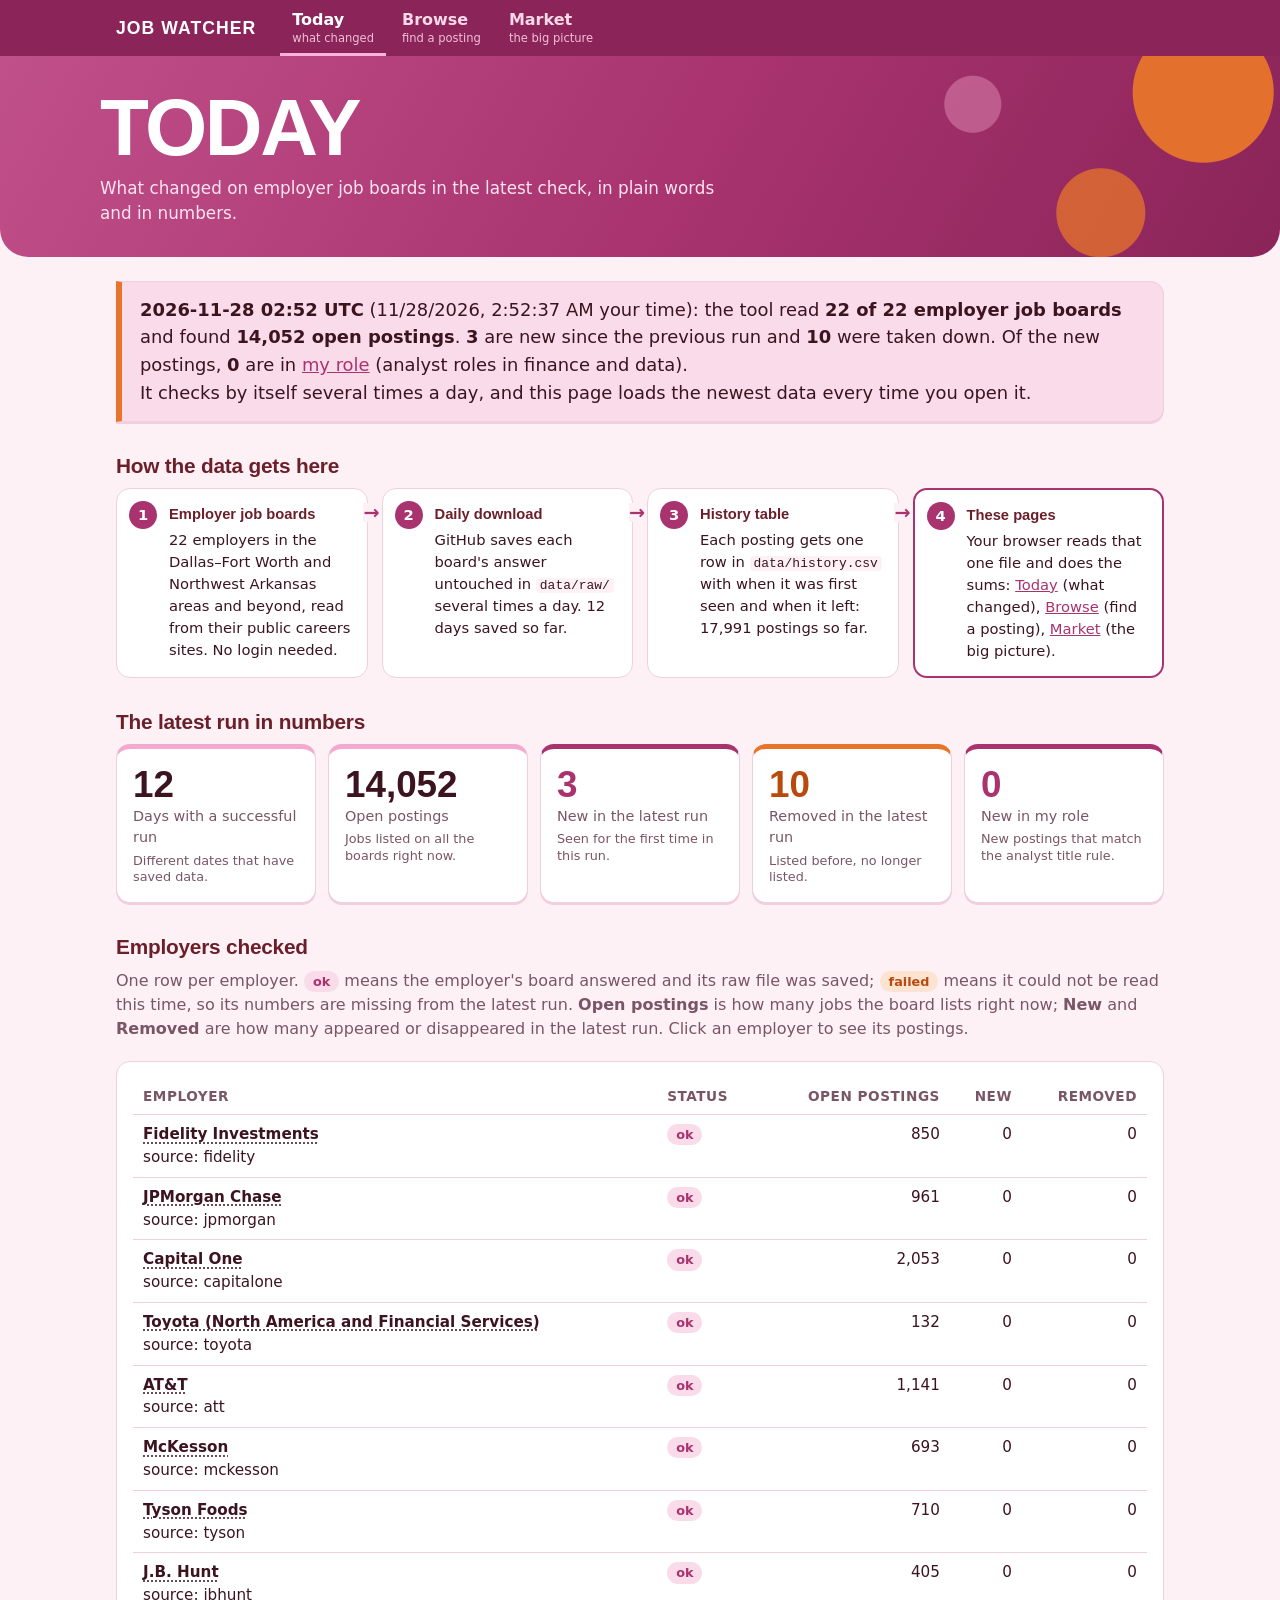
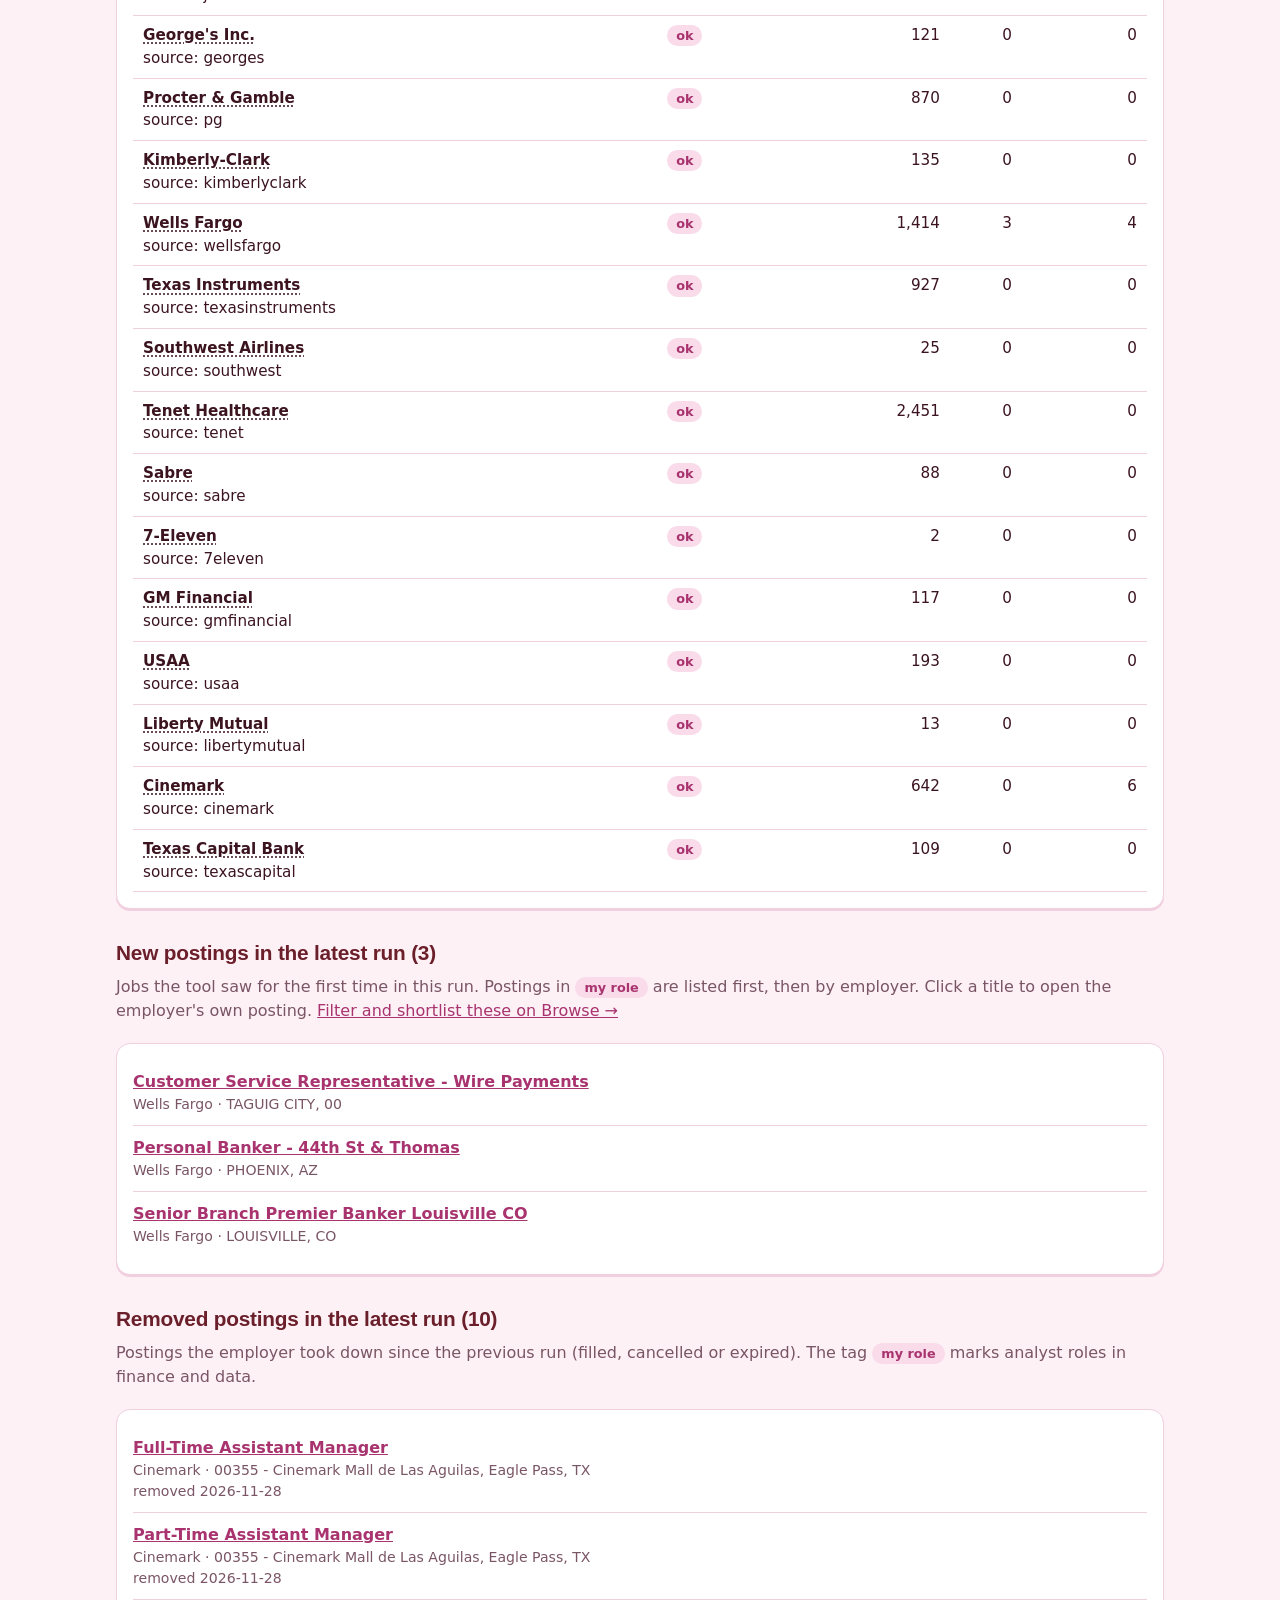
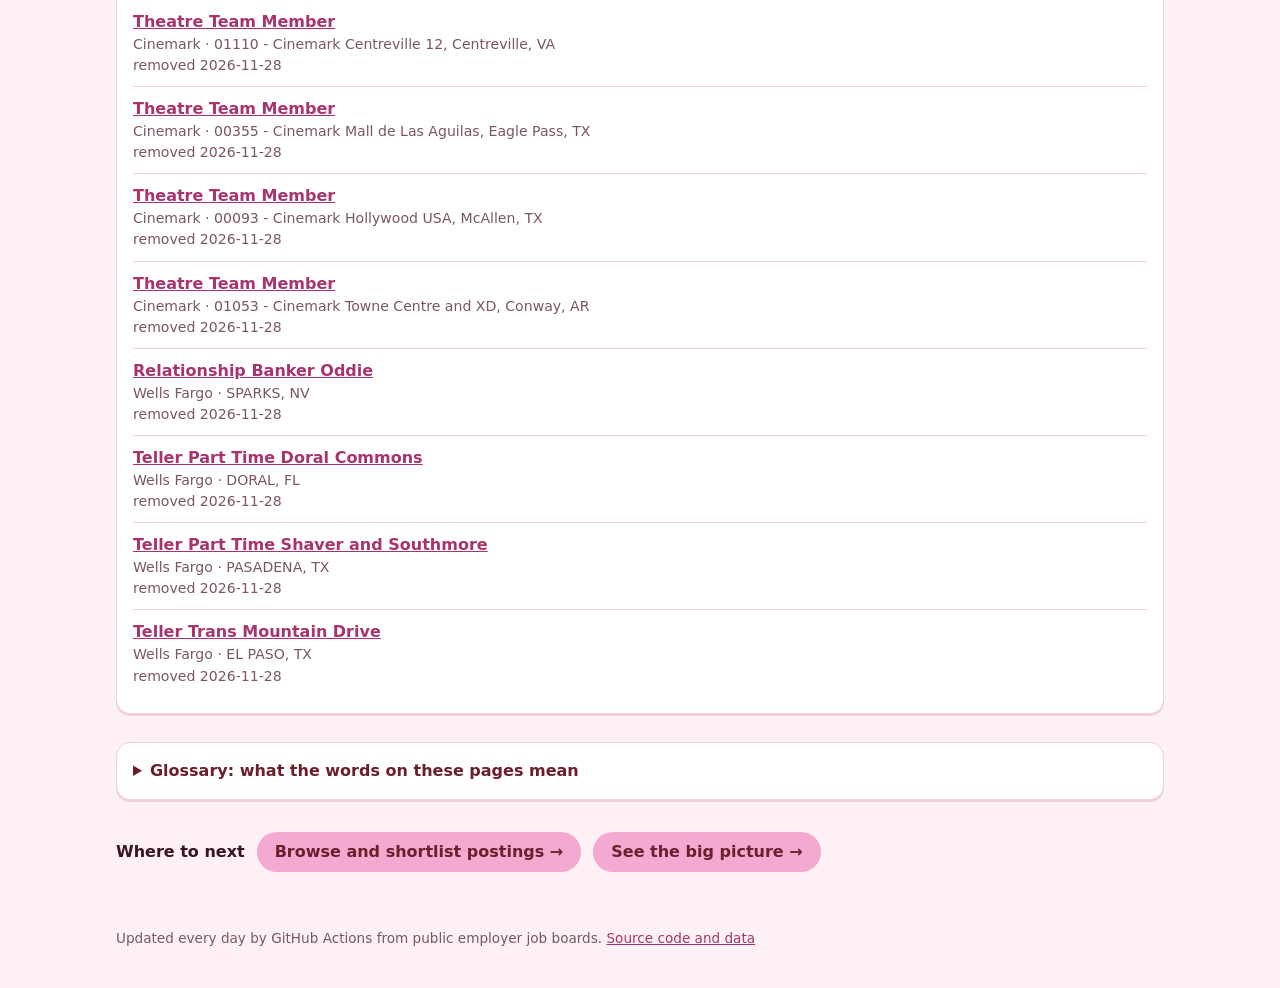
<file: index.html>
<!doctype html>
<html lang="en">
<head>
<meta charset="utf-8">
<meta name="viewport" content="width=device-width, initial-scale=1">
<title>Today · Job Watcher</title>
<meta name="description" content="The latest run: source status, counts, and the postings that are new or gone.">
<meta name="theme-color" content="#8a2459">
<link rel="manifest" href="manifest.webmanifest">
<link rel="icon" href="assets/icons/icon-192.png">
<link rel="apple-touch-icon" href="assets/icons/apple-touch-icon.png">
<link rel="stylesheet" href="assets/style.css">
</head>
<body>
<header class="nav">
  <div class="nav-inner">
    <a class="brand" href="index.html">Job Watcher</a>
    <nav aria-label="Main">
      <ul>
        <li><a class="link" href="index.html" aria-current="page">Today<small>what changed</small></a></li>
        <li><a class="link" href="browse.html">Browse<small>find a posting</small></a></li>
        <li><a class="link" href="market.html">Market<small>the big picture</small></a></li>
      </ul>
    </nav>
  </div>
</header>
<div id="banner" class="banner" role="status" hidden></div>
<section class="hero"><div class="hero-inner"><h1>Today</h1>
<p class="sub">What changed on employer job boards in the latest check, in plain words and in numbers.</p></div></section>
<main id="content">

<div class="card explain summary" id="summary" role="status"><span id="runline">Loading the latest run…</span></div>

<h2>How the data gets here</h2>
<div id="flow"></div>

<h2>The latest run in numbers</h2>
<section aria-label="Counts"><div class="stats" id="stats"></div></section>

<h2>Employers checked</h2>
<p class="sub">One row per employer. <span class="pill ok">ok</span> means the employer's board answered and its raw file was saved; <span class="pill bad">failed</span> means it could not be read this time, so its numbers are missing from the latest run. <strong>Open postings</strong> is how many jobs the board lists right now; <strong>New</strong> and <strong>Removed</strong> are how many appeared or disappeared in the latest run. Click an employer to see its postings.</p>
<div class="card" style="overflow-x:auto"><table id="sources"><thead><tr><th>Employer</th><th>Status</th><th class="num" title="Jobs the employer's board lists right now">Open postings</th><th class="num" title="Postings seen for the first time in the latest run">New</th><th class="num" title="Postings that the board stopped listing in the latest run">Removed</th></tr></thead><tbody></tbody></table></div>

<h2 id="new-h">New postings in the latest run</h2>
<p class="sub" id="new-note"></p>
<div class="card"><ul class="posts" id="new-list"></ul></div>

<h2 id="removed-h">Removed postings in the latest run</h2>
<p class="sub">Postings the employer took down since the previous run (filled, cancelled or expired). The tag <span class="pill role">my role</span> marks analyst roles in finance and data.</p>
<div class="card"><ul class="posts" id="removed-list"></ul></div>

<div style="margin-top:28px" id="glossary"></div>
<div id="next"></div>
</main>
<footer>Updated every day by GitHub Actions from public employer job boards.
<a href="https://github.com/zoerowe1007/job_watcher">Source code and data</a></footer>
<script src="assets/common.js"></script>
<script src="assets/guide.js"></script>
<script>
(function () {
  var LIMIT = 60;
  function list(el, rows, emptyText, today) {
    if (!rows.length) { el.innerHTML = '<li class="empty">' + emptyText + '</li>'; return; }
    rows = rows.slice().sort(function (a, b) {
      return (b.in_role - a.in_role) || (a.employer < b.employer ? -1 : a.employer > b.employer ? 1 : 0) ||
             (a.title < b.title ? -1 : 1);
    });
    function draw(n) {
      el.innerHTML = rows.slice(0, n).map(function (r) { return JW.postingItem(r, { today: today }); }).join('') +
        (rows.length > n ? '<li><button class="btn ghost" type="button">Show all ' + JW.fmt(rows.length) + '</button></li>' : '');
      var b = el.querySelector('button');
      if (b) b.addEventListener('click', function () { draw(rows.length); });
    }
    draw(LIMIT);
  }
  JW.loadData().then(function (d) {
    var s = d.status, today = s.run_time.slice(0, 10), first = s.first_run_date === today;
    var okCount = s.sources.filter(function (x) { return x.ok; }).length;
    var added = d.history.filter(function (r) { return r.first_seen === today && !r.first_run; });
    var gone = d.history.filter(function (r) { return r.removed_date === today; });
    var addedRole = added.filter(function (r) { return r.in_role; });
    var employer = {}, newBy = {}, goneBy = {};
    d.history.forEach(function (r) { employer[r.source] = r.employer; });
    added.forEach(function (r) { newBy[r.source] = (newBy[r.source] || 0) + 1; });
    gone.forEach(function (r) { goneBy[r.source] = (goneBy[r.source] || 0) + 1; });

    var html = '<b>' + JW.runLabel(s.run_time) + '</b> (' + JW.esc(new Date(s.run_time).toLocaleString()) + ' your time): the tool read <b>' + okCount + ' of ' + s.sources.length +
      ' employer job boards</b> and found <b>' + JW.fmt(s.open) + ' open postings</b>. ';
    if (first) {
      html += 'This is the first day of data, so every posting counts as the starting point; new and removed postings appear from the next run. ';
    } else {
      html += '<b>' + JW.fmt(s.new_today) + '</b> are new since the previous run and <b>' + JW.fmt(s.removed_today) + '</b> were taken down. ' +
        'Of the new postings, <b>' + JW.fmt(addedRole.length) + '</b> ' + (addedRole.length === 1 ? 'is' : 'are') + ' in <a href="' + JW.browseHref({ scope: 'role', days: 'max:1' }) + '">my role</a> (' + JW.esc(JW.ROLE_TEXT.split(':')[0]) + '). ';
    }
    if (okCount < s.sources.length) html += '<b>Not every employer could be read this time</b>; see the table below. ';
    html += '<br><span class="small">It checks by itself several times a day, and this page loads the newest data every time you open it.</span>';
    document.getElementById('runline').innerHTML = html;

    document.getElementById('flow').innerHTML = JW.guide.flow({ employers: s.sources.length, days: s.days_with_success, rows: d.history.length });

    var cards = [
      ['days_with_success', 'Days with a successful run', '', 'Different dates that have saved data.'],
      ['open', 'Open postings', '', 'Jobs listed on all the boards right now.'],
      ['new_today', 'New in the latest run', 'new', 'Seen for the first time in this run.'],
      ['removed_today', 'Removed in the latest run', 'removed', 'Listed before, no longer listed.']];
    document.getElementById('stats').innerHTML = cards.map(function (c) {
      return '<div class="card stat ' + c[2] + '"><div class="num">' + JW.fmt(s[c[0]]) + '</div><div class="label">' + c[1] + '</div><div class="hint">' + c[3] + '</div></div>';
    }).join('') + '<div class="card stat new"><div class="num">' + JW.fmt(addedRole.length) + '</div><div class="label">New in my role</div><div class="hint">New postings that match the analyst title rule.</div></div>';

    document.querySelector('#sources tbody').innerHTML = s.sources.map(function (x) {
      var name = employer[x.name] || x.name;
      return '<tr><td><a class="item" href="' + JW.browseHref({ scope: 'all', employer: name }) + '" title="Browse ' + JW.esc(name) + ' postings">' + JW.esc(name) + '</a><div class="small">source: ' + JW.esc(x.name) + '</div></td><td>' +
        (x.ok ? '<span class="pill ok">ok</span>' : '<span class="pill bad">failed</span>' +
          (x.error ? '<div class="err">' + JW.esc(x.error) + '</div>' : '')) +
        '</td><td class="num">' + JW.fmt(x.count) + '</td><td class="num">' + JW.fmt(newBy[x.name] || 0) + '</td><td class="num">' + JW.fmt(goneBy[x.name] || 0) + '</td></tr>';
    }).join('');

    document.getElementById('new-h').textContent = 'New postings in the latest run (' + JW.fmt(added.length) + ')';
    document.getElementById('removed-h').textContent = 'Removed postings in the latest run (' + JW.fmt(gone.length) + ')';
    document.getElementById('new-note').innerHTML = 'Jobs the tool saw for the first time in this run. Postings in <span class="pill role">my role</span> are listed first, then by employer. Click a title to open the employer\'s own posting.' +
      ' <a href="' + JW.browseHref({ scope: 'all', days: 'max:1' }) + '">Filter and shortlist these on Browse →</a>';
    list(document.getElementById('new-list'), added,
      first ? 'This is the first run, so every posting that was already open is the starting point. Nothing counts as new until tomorrow.'
            : 'No new postings in this run.', today);
    list(document.getElementById('removed-list'), gone, 'No postings were removed in this run.', today);
    document.getElementById('glossary').innerHTML = JW.guide.glossary();
    document.getElementById('next').innerHTML = JW.guide.next([['browse.html', 'Browse and shortlist postings →'], ['market.html', 'See the big picture →']]);
  }).catch(JW.showError);
})();
</script>
</body>
</html>
</file>
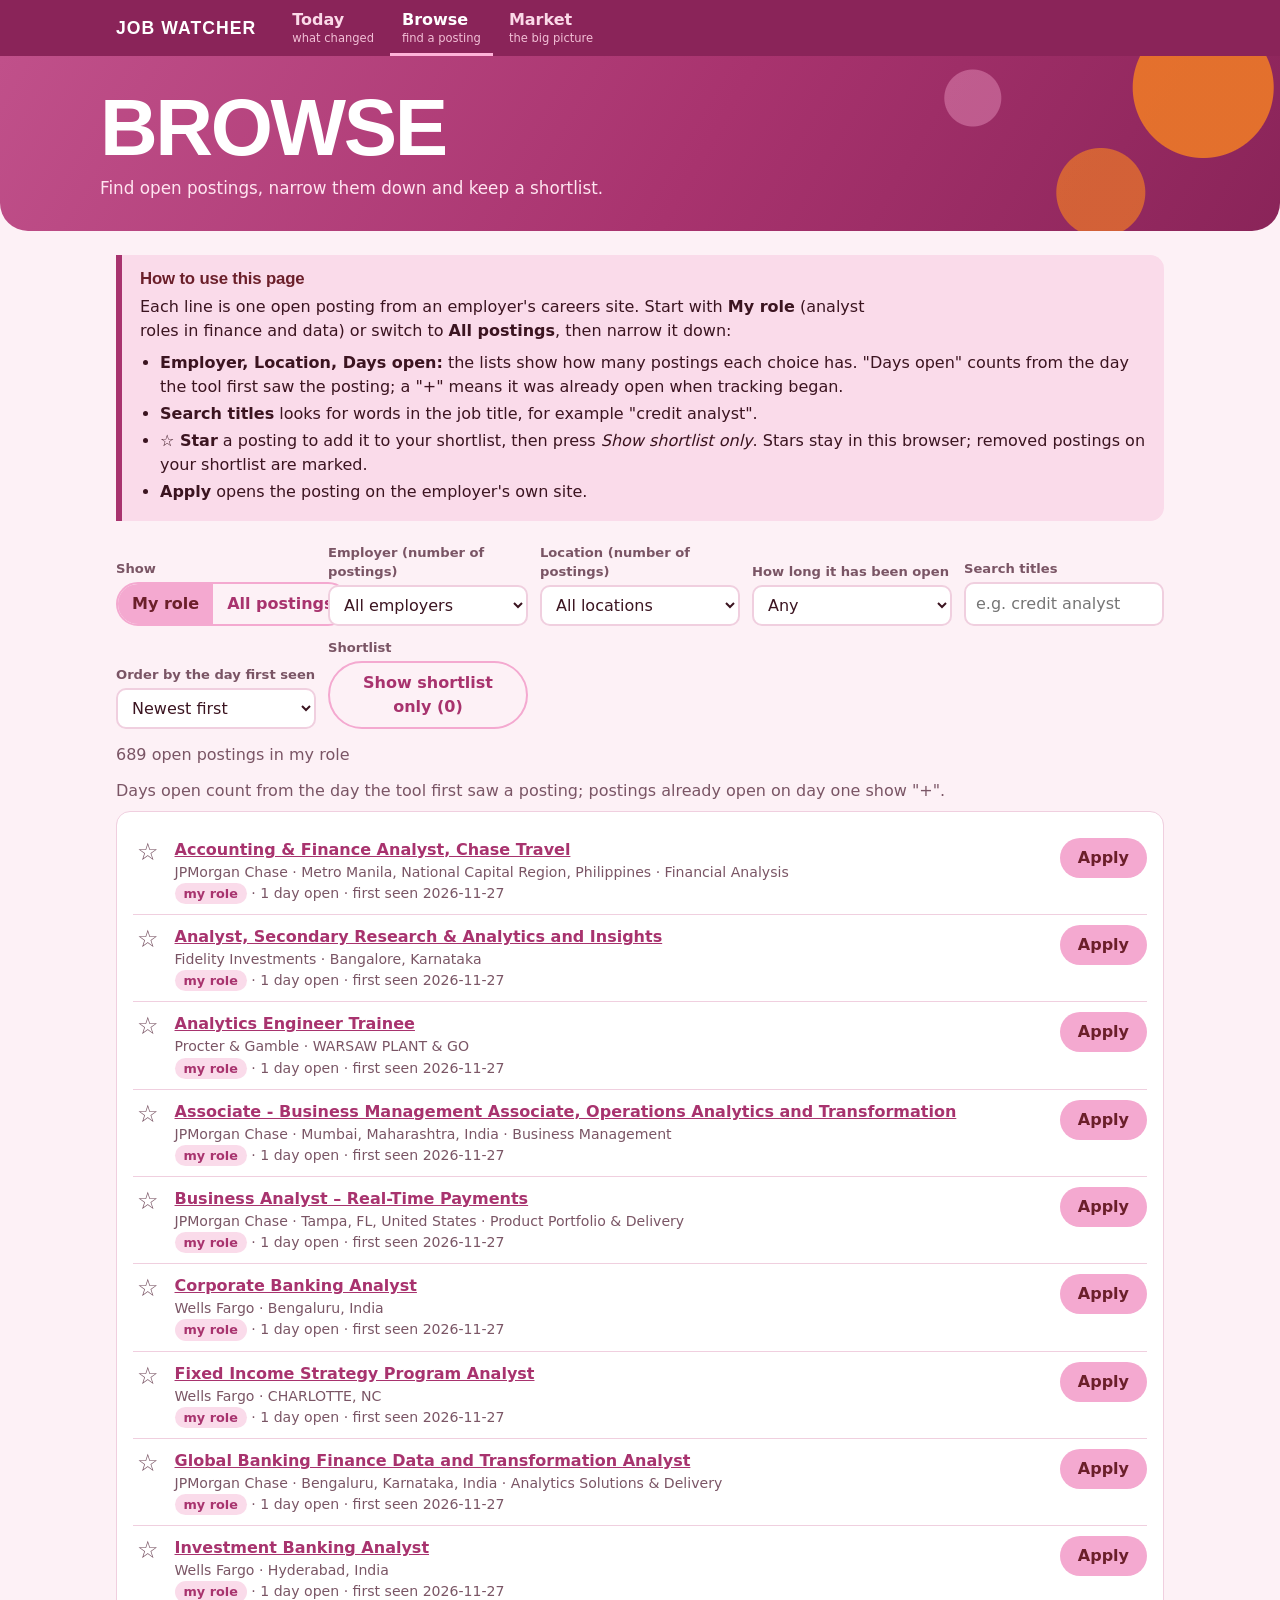
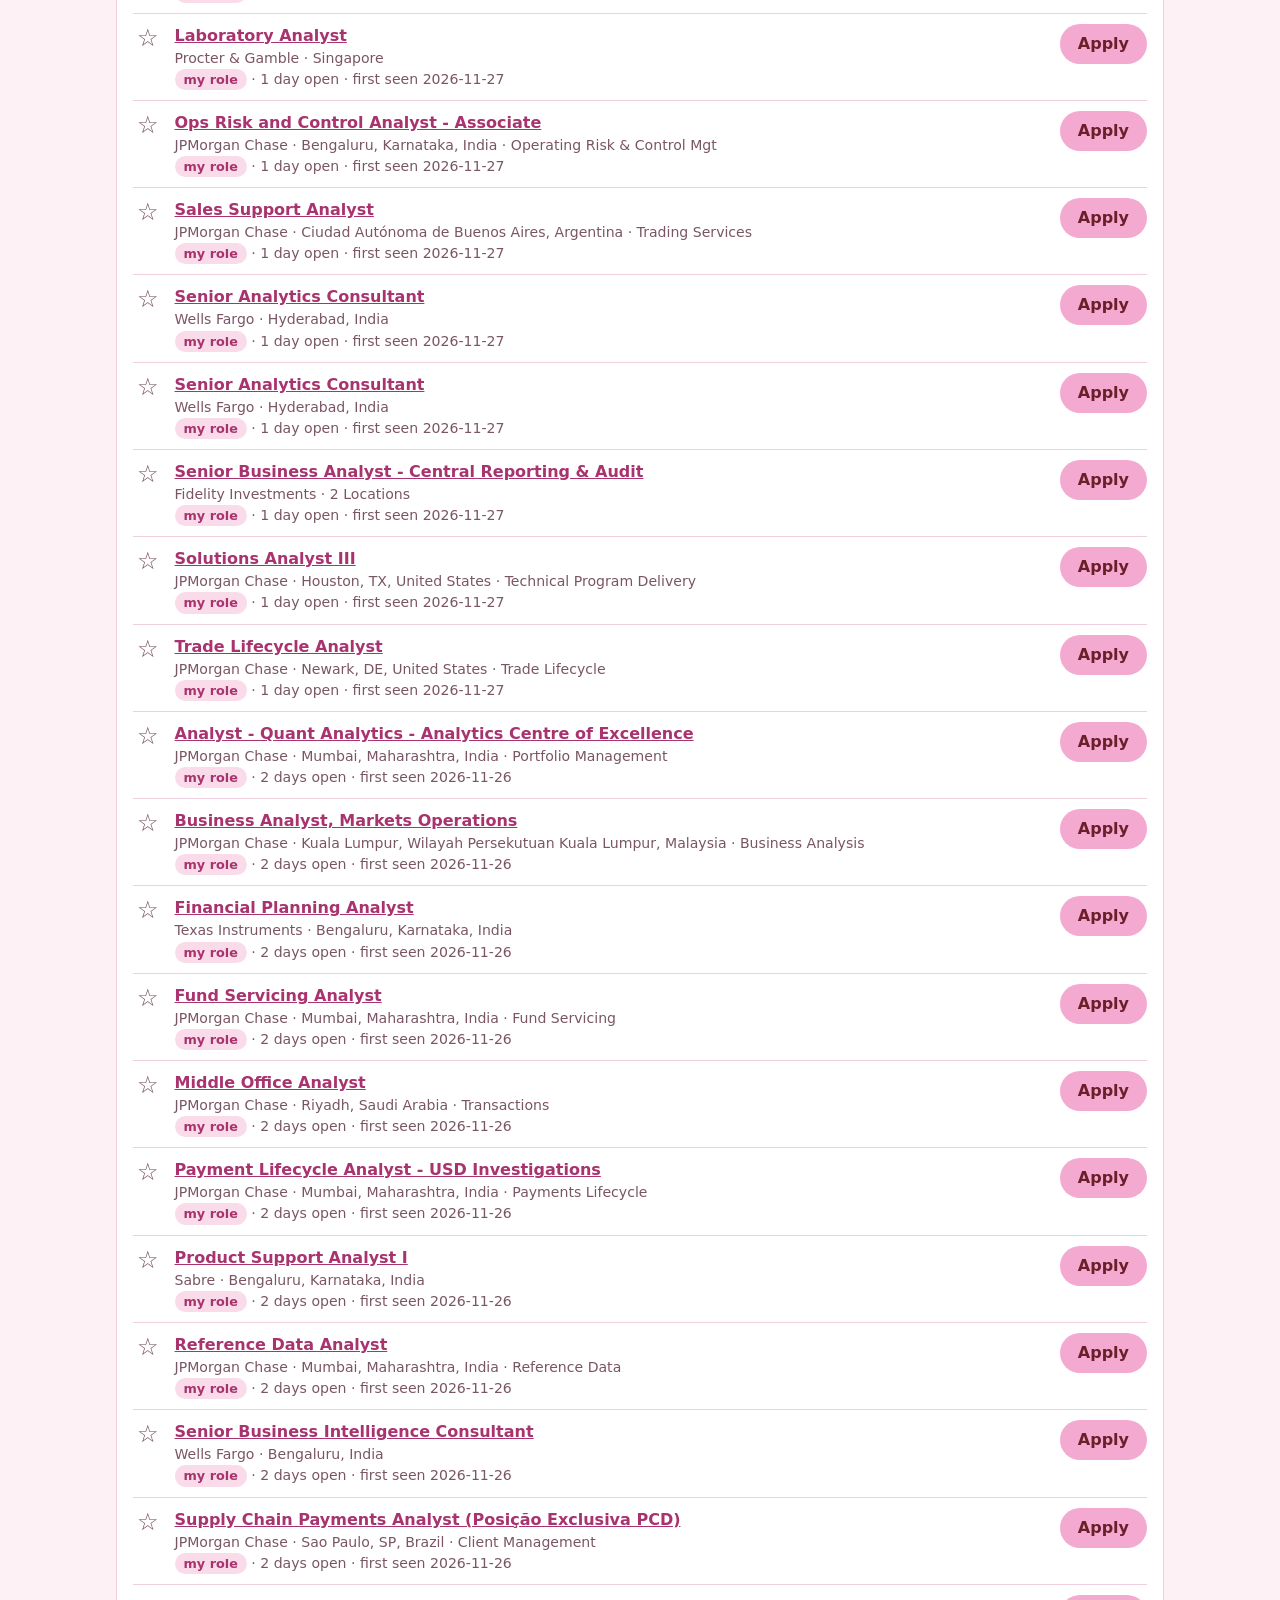
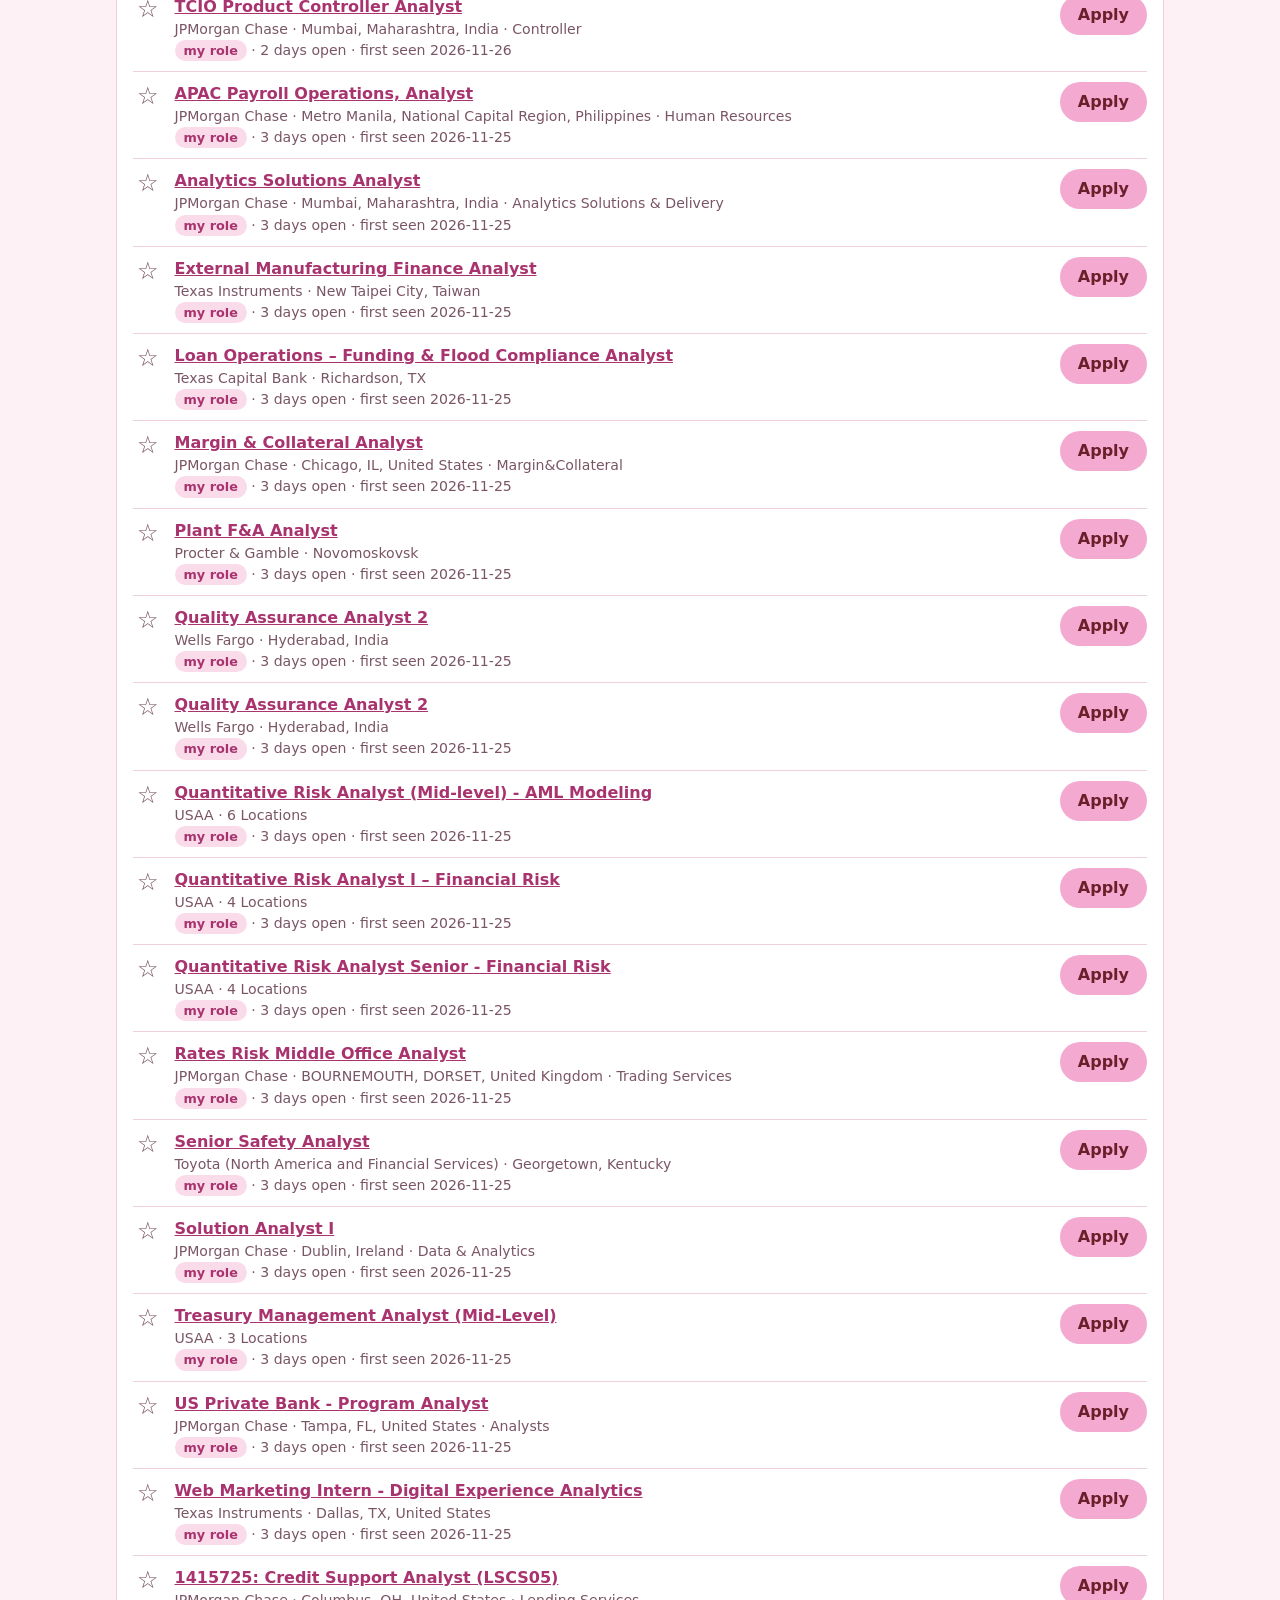
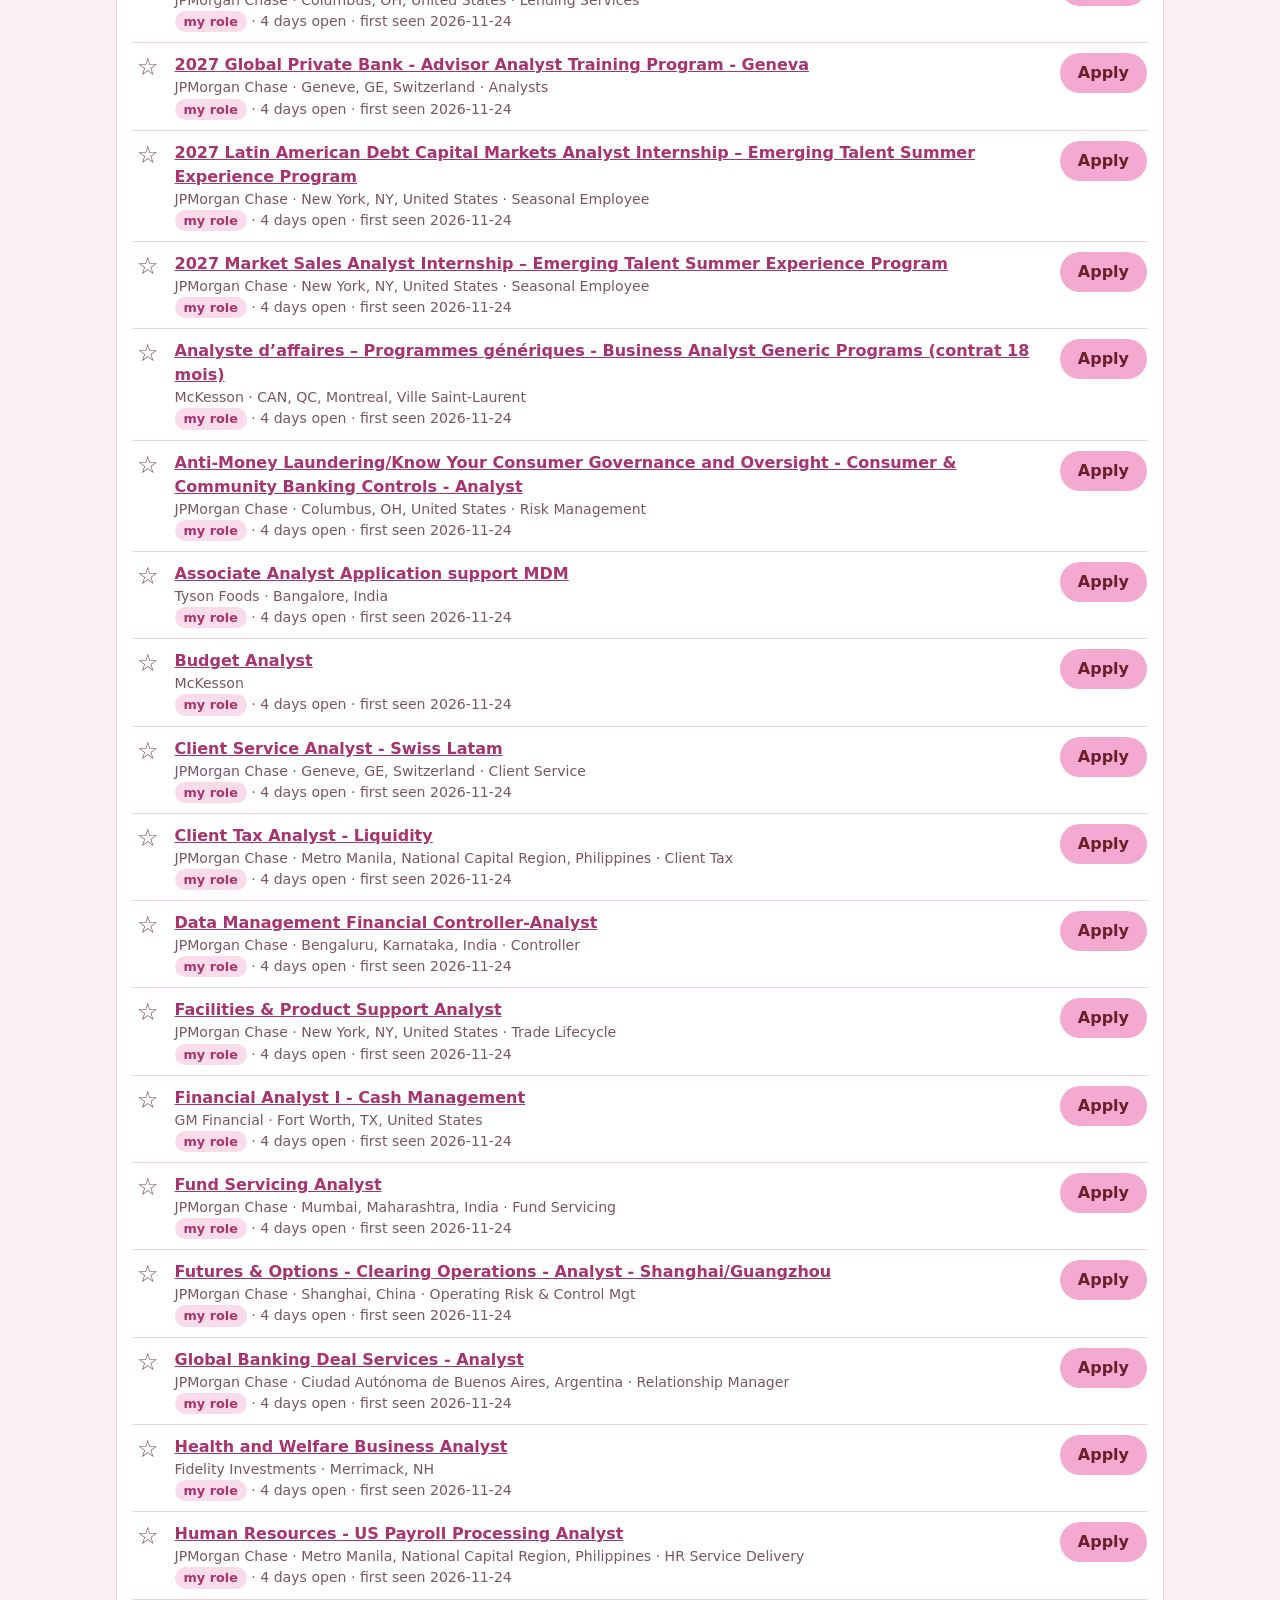
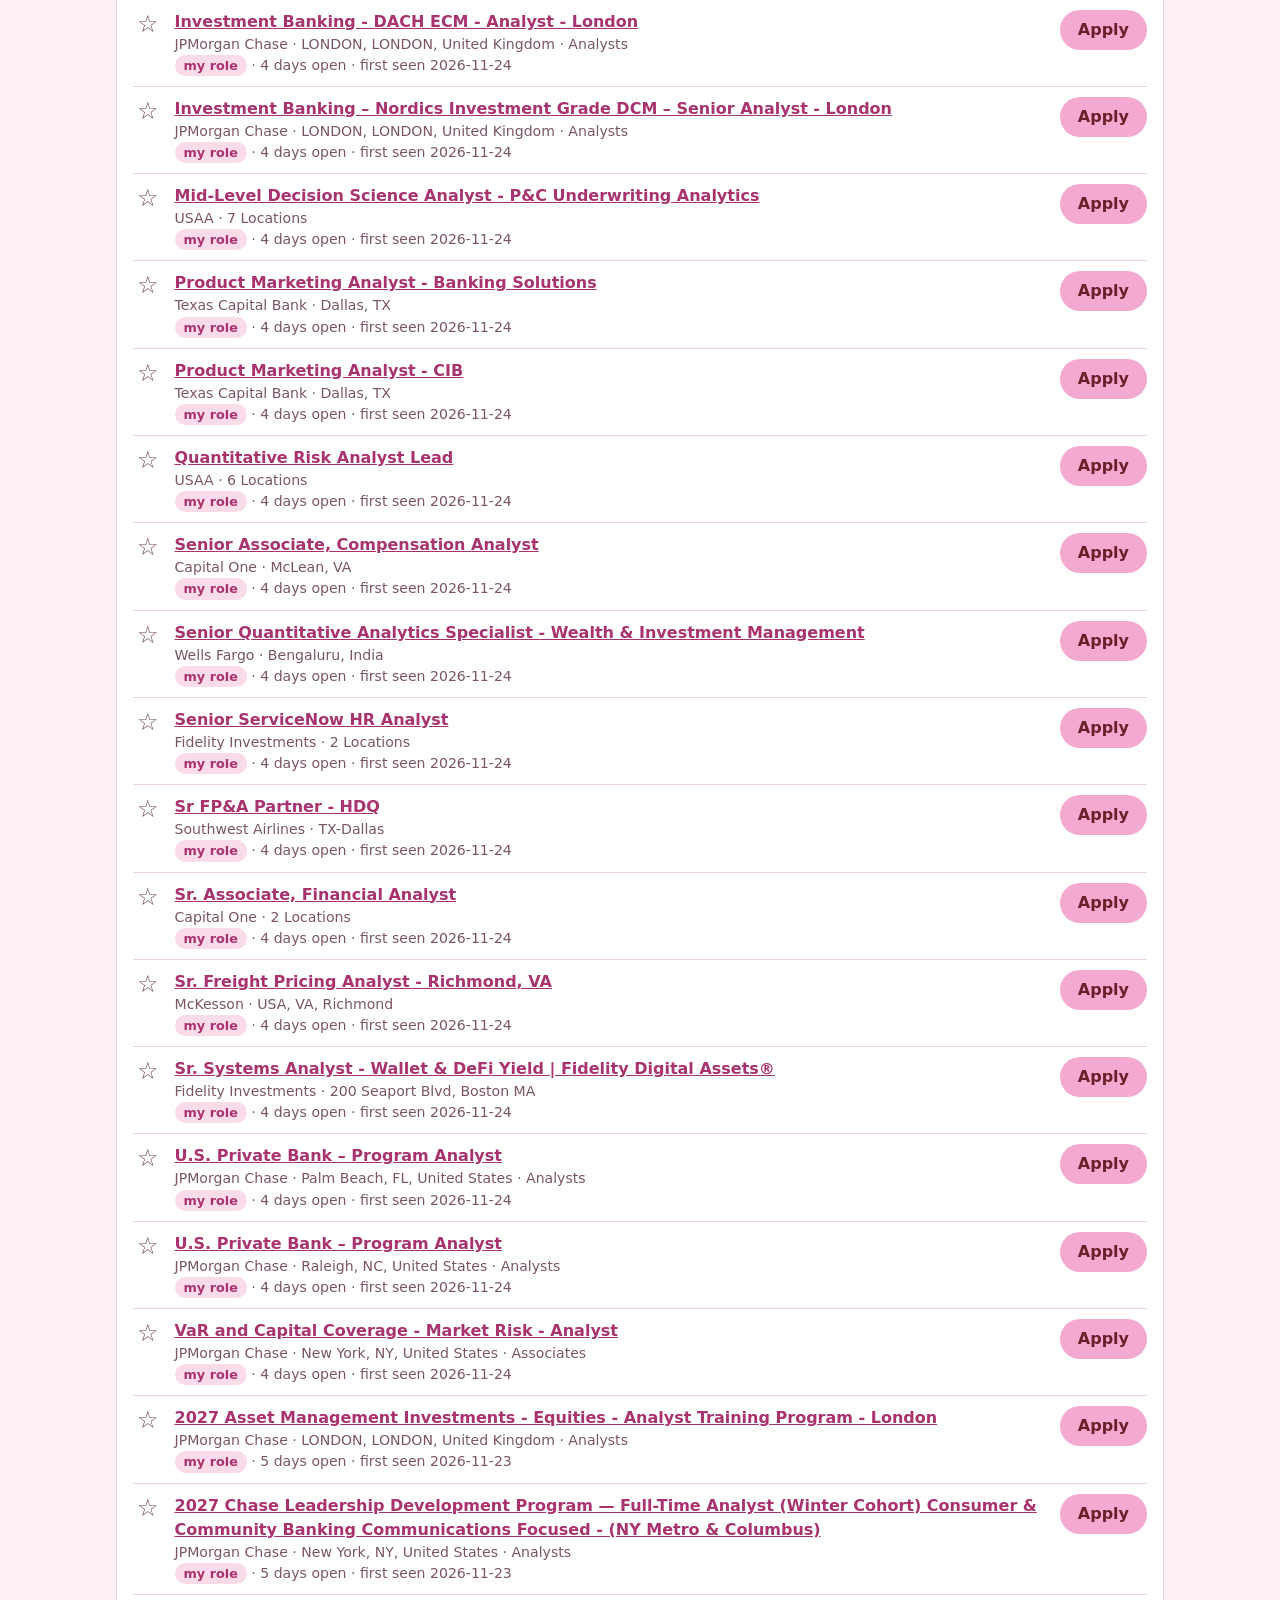
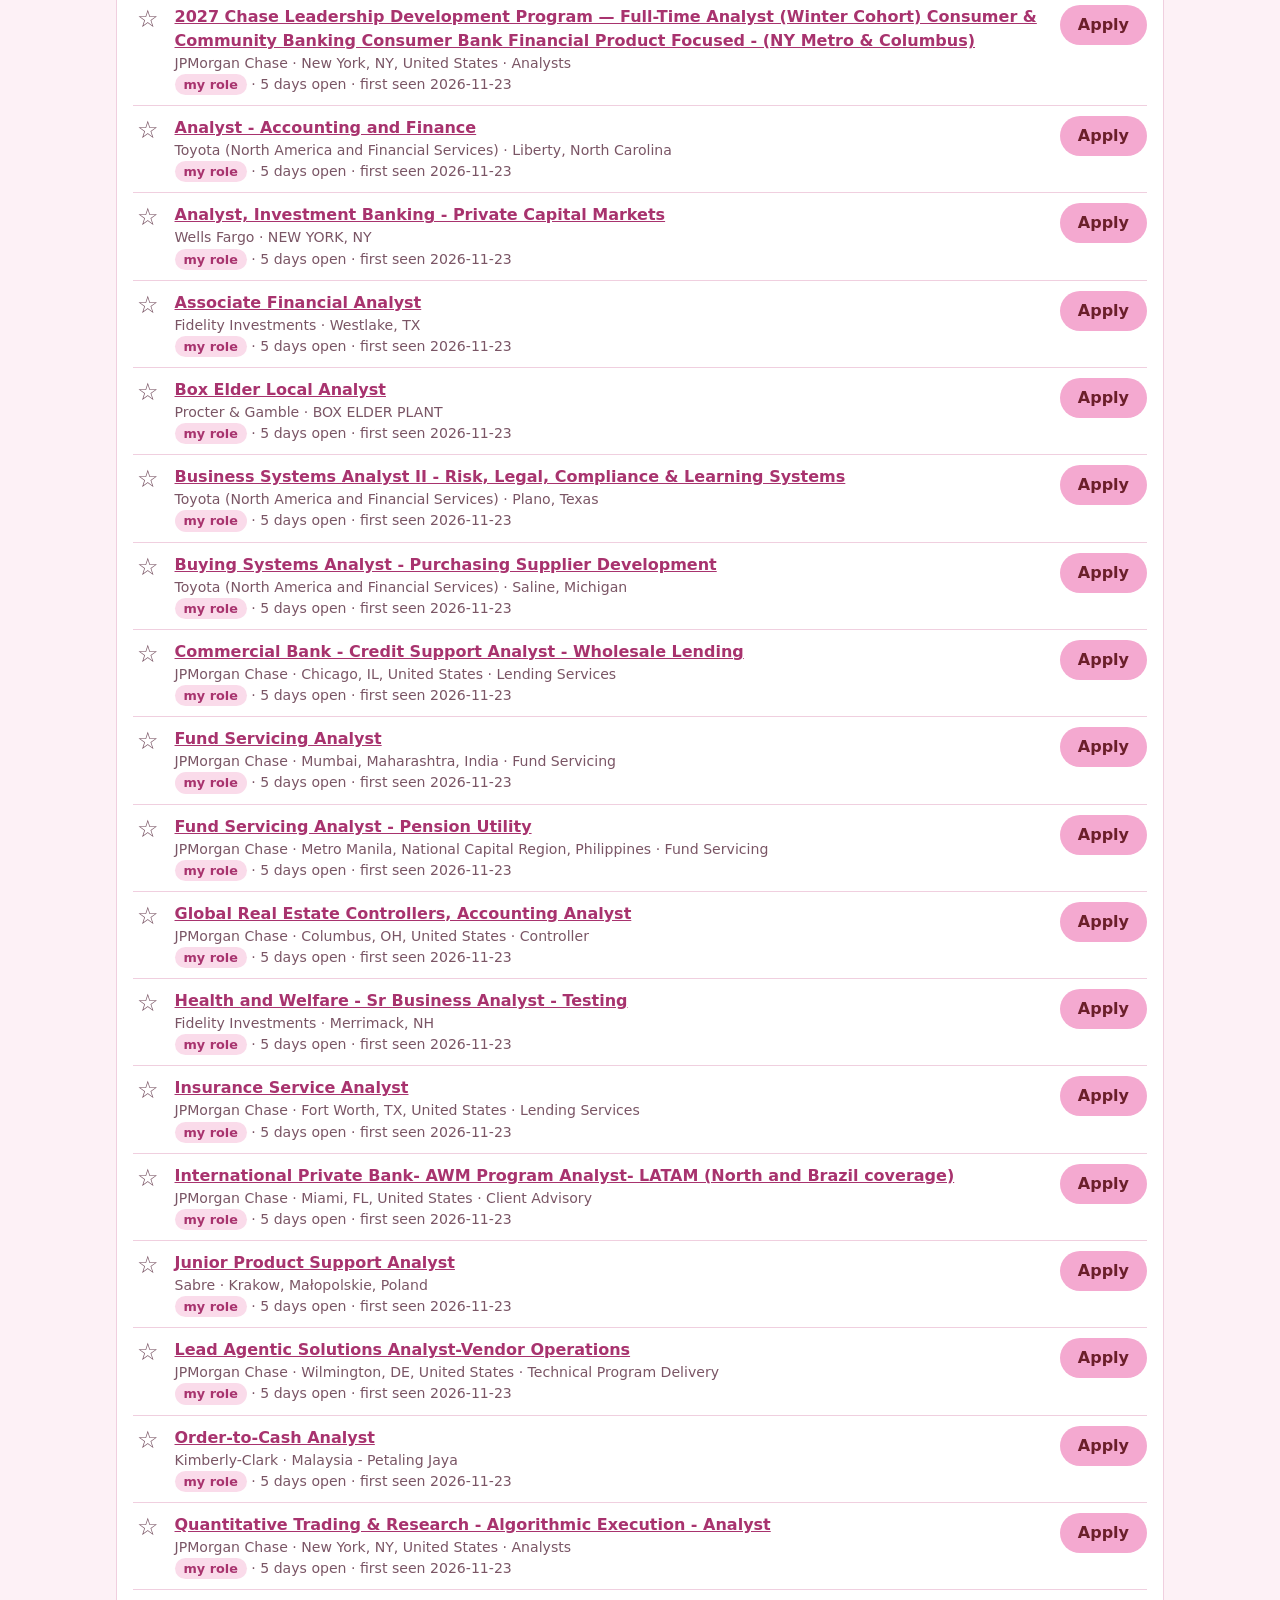
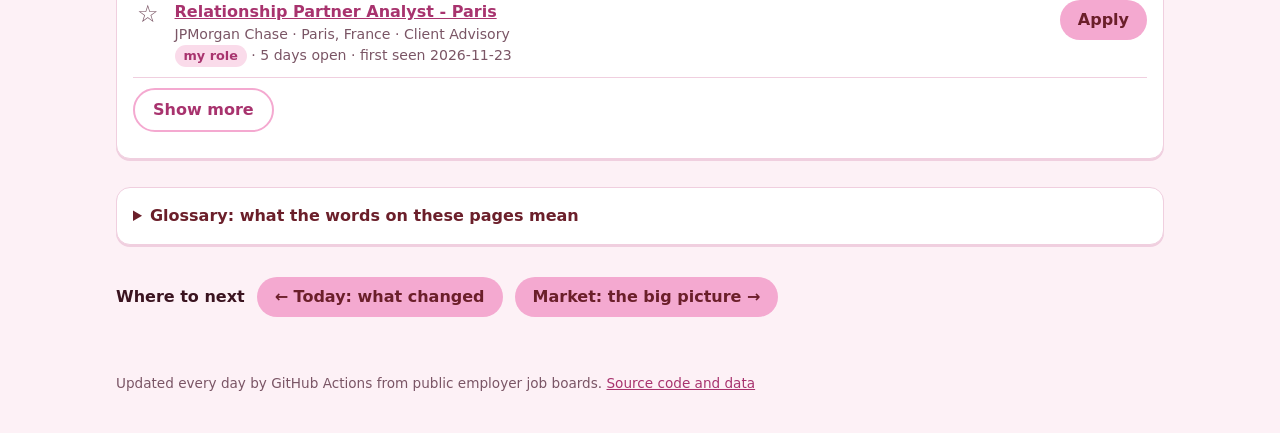
<file: browse.html>
<!doctype html>
<html lang="en">
<head>
<meta charset="utf-8">
<meta name="viewport" content="width=device-width, initial-scale=1">
<title>Browse · Job Watcher</title>
<meta name="description" content="Open postings you can filter, search, sort and shortlist.">
<meta name="theme-color" content="#8a2459">
<link rel="manifest" href="manifest.webmanifest">
<link rel="icon" href="assets/icons/icon-192.png">
<link rel="apple-touch-icon" href="assets/icons/apple-touch-icon.png">
<link rel="stylesheet" href="assets/style.css">
</head>
<body>
<header class="nav">
  <div class="nav-inner">
    <a class="brand" href="index.html">Job Watcher</a>
    <nav aria-label="Main">
      <ul>
        <li><a class="link" href="index.html">Today<small>what changed</small></a></li>
        <li><a class="link" href="browse.html" aria-current="page">Browse<small>find a posting</small></a></li>
        <li><a class="link" href="market.html">Market<small>the big picture</small></a></li>
      </ul>
    </nav>
  </div>
</header>
<div id="banner" class="banner" role="status" hidden></div>
<section class="hero"><div class="hero-inner"><h1>Browse</h1>
<p class="sub">Find open postings, narrow them down and keep a shortlist.</p></div></section>
<main id="content">
<div class="explain">
  <h2>How to use this page</h2>
  <p>Each line is one open posting from an employer's careers site. Start with <strong>My role</strong> (analyst roles in finance and data) or switch to <strong>All postings</strong>, then narrow it down:</p>
  <ul>
    <li><strong>Employer, Location, Days open:</strong> the lists show how many postings each choice has. "Days open" counts from the day the tool first saw the posting; a "+" means it was already open when tracking began.</li>
    <li><strong>Search titles</strong> looks for words in the job title, for example "credit analyst".</li>
    <li><strong>☆ Star</strong> a posting to add it to your shortlist, then press <em>Show shortlist only</em>. Stars stay in this browser; removed postings on your shortlist are marked.</li>
    <li><strong>Apply</strong> opens the posting on the employer's own site.</li>
  </ul>
</div>
<div class="controls">
  <div>
    <label id="scope-label">Show</label>
    <div class="switch" role="group" aria-labelledby="scope-label">
      <button type="button" id="scope-role" aria-pressed="true">My role</button>
      <button type="button" id="scope-all" aria-pressed="false">All postings</button>
    </div>
  </div>
  <div><label for="employer">Employer (number of postings)</label><select id="employer"><option value="">All employers</option></select></div>
  <div><label for="location">Location (number of postings)</label><select id="location"><option value="">All locations</option></select></div>
  <div><label for="days">How long it has been open</label>
    <select id="days">
      <option value="">Any</option><option value="max:1">1 day or less</option><option value="max:3">3 days or less</option>
      <option value="max:7">7 days or less</option><option value="max:14">14 days or less</option>
      <option value="min:14">More than 14 days</option><option value="min:30">More than 30 days</option>
    </select></div>
  <div><label for="q">Search titles</label><input id="q" type="search" placeholder="e.g. credit analyst" autocomplete="off"></div>
  <div><label for="sort">Order by the day first seen</label>
    <select id="sort"><option value="new">Newest first</option><option value="old">Oldest first</option></select></div>
  <div><label for="only-starred">Shortlist</label>
    <button type="button" class="btn ghost" id="only-starred" aria-pressed="false">Show shortlist only (<span id="star-count">0</span>)</button></div>
</div>

<div class="resultbar"><span id="count" aria-live="polite"></span><span id="note"></span></div>
<div class="card"><ul class="posts" id="results"><li class="empty">Loading…</li></ul></div>
<div id="glossary" style="margin-top:28px"></div>
<div id="next"></div>
</main>
<footer>Updated every day by GitHub Actions from public employer job boards.
<a href="https://github.com/zoerowe1007/job_watcher">Source code and data</a></footer>
<script src="assets/common.js"></script>
<script src="assets/guide.js"></script>
<script>
(function () {
  var PAGE = 100, state = { role: true, starred: false, shown: PAGE }, data, today;
  var $ = function (id) { return document.getElementById(id); };

  function opts() {
    var d = $('days').value, mx = null, mn = null;
    if (d.indexOf('max:') === 0) mx = +d.slice(4);
    if (d.indexOf('min:') === 0) mn = +d.slice(4);
    return { role: state.role, employer: $('employer').value, location: $('location').value,
             maxDays: mx, minDays: mn, q: $('q').value, sort: $('sort').value, today: today };
  }
  function fillSelect(el, values, keep) {
    el.innerHTML = '<option value="">' + el.options[0].textContent + '</option>' +
      values.map(function (v) { return '<option value="' + JW.esc(v[0]) + '">' + JW.esc(v[0]) + ' (' + JW.fmt(v[1]) + ')</option>'; }).join('');
    el.value = keep && values.some(function (v) { return v[0] === keep; }) ? keep : '';
  }
  function tally(rows, f) {
    var m = {};
    rows.forEach(function (r) { var k = f(r); m[k] = (m[k] || 0) + 1; });
    return Object.keys(m).map(function (k) { return [k, m[k]]; }).sort(function (a, b) { return b[1] - a[1] || (a[0] < b[0] ? -1 : 1); });
  }
  function refreshFilters() {
    // employer and location lists follow the My role / All switch
    var pool = data.history.filter(function (r) { return r.status === 'open' && (!state.role || r.in_role); });
    fillSelect($('employer'), tally(pool, function (r) { return r.employer; }), $('employer').value);
    var emp = $('employer').value;
    fillSelect($('location'), tally(pool.filter(function (r) { return !emp || r.employer === emp; }),
      function (r) { return r.location || '(not listed)'; }), $('location').value);
  }
  function draw() {
    var o = opts(), rows;
    if (state.starred) {
      var ids = JW.shortlist.all();
      rows = data.history.filter(function (r) { return ids.indexOf(r.posting_id) !== -1; });
      rows.sort(function (a, b) { return a.first_seen < b.first_seen ? 1 : -1; });
      $('count').textContent = JW.plural(rows.length, 'starred posting');
      $('note').textContent = 'Postings that were removed are marked.';
    } else {
      rows = JW.filterRows(data.history, o);
      $('count').textContent = JW.plural(rows.length, 'open posting') + (state.role ? ' in my role' : '');
      $('note').textContent = 'Days open count from the day the tool first saw a posting; postings already open on day one show "+".';
    }
    $('star-count').textContent = JW.shortlist.all().length;
    var html = rows.slice(0, state.shown).map(function (r) {
      return JW.postingItem(r, { star: true, apply: true, showDays: r.status === 'open', showFirstSeen: true, today: today });
    }).join('');
    if (rows.length > state.shown) html += '<li><button class="btn ghost" type="button" id="more">Show more</button></li>';
    $('results').innerHTML = html || '<li class="empty">' + (state.starred ? 'Nothing on your shortlist yet. Click a star to add a posting.' : 'No postings match these filters.') + '</li>';
  }
  function reset() { state.shown = PAGE; draw(); }

  $('scope-role').addEventListener('click', function () { setScope(true); });
  $('scope-all').addEventListener('click', function () { setScope(false); });
  function setScope(role) {
    state.role = role; state.shown = PAGE;
    $('scope-role').setAttribute('aria-pressed', role); $('scope-all').setAttribute('aria-pressed', !role);
    refreshFilters(); draw();
  }
  $('employer').addEventListener('change', function () { refreshFilters(); reset(); });
  ['location', 'days', 'sort'].forEach(function (id) { $(id).addEventListener('change', reset); });
  $('q').addEventListener('input', reset);
  $('only-starred').addEventListener('click', function () {
    state.starred = !state.starred; this.setAttribute('aria-pressed', state.starred);
    this.classList.toggle('ghost', !state.starred); state.shown = PAGE; draw();
  });
  $('results').addEventListener('click', function (e) {
    var star = e.target.closest('.star');
    if (star) {
      var on = JW.shortlist.toggle(star.getAttribute('data-id'));
      star.setAttribute('aria-pressed', on); star.textContent = on ? '★' : '☆';
      $('star-count').textContent = JW.shortlist.all().length;
      if (state.starred && !on) draw();
    }
    if (e.target.id === 'more') { state.shown += PAGE; draw(); }
  });

  JW.loadData().then(function (d) {
    data = d; today = d.status.run_time.slice(0, 10);
    // "days open" is measured to the day of the latest run in the data
    var h = JW.hash();   // links from the other pages: #scope=all|role&employer=...&days=max:1
    if (h.scope === 'all') { state.role = false; $('scope-role').setAttribute('aria-pressed', false); $('scope-all').setAttribute('aria-pressed', true); }
    if (h.days && $('days').querySelector('option[value="' + h.days + '"]')) $('days').value = h.days;
    refreshFilters();
    if (h.employer) { $('employer').value = h.employer; refreshFilters(); }
    draw();
    $('glossary').innerHTML = JW.guide.glossary();
    $('next').innerHTML = JW.guide.next([['index.html', '← Today: what changed'], ['market.html', 'Market: the big picture →']]);
  }).catch(JW.showError);
})();
</script>
</body>
</html>
</file>
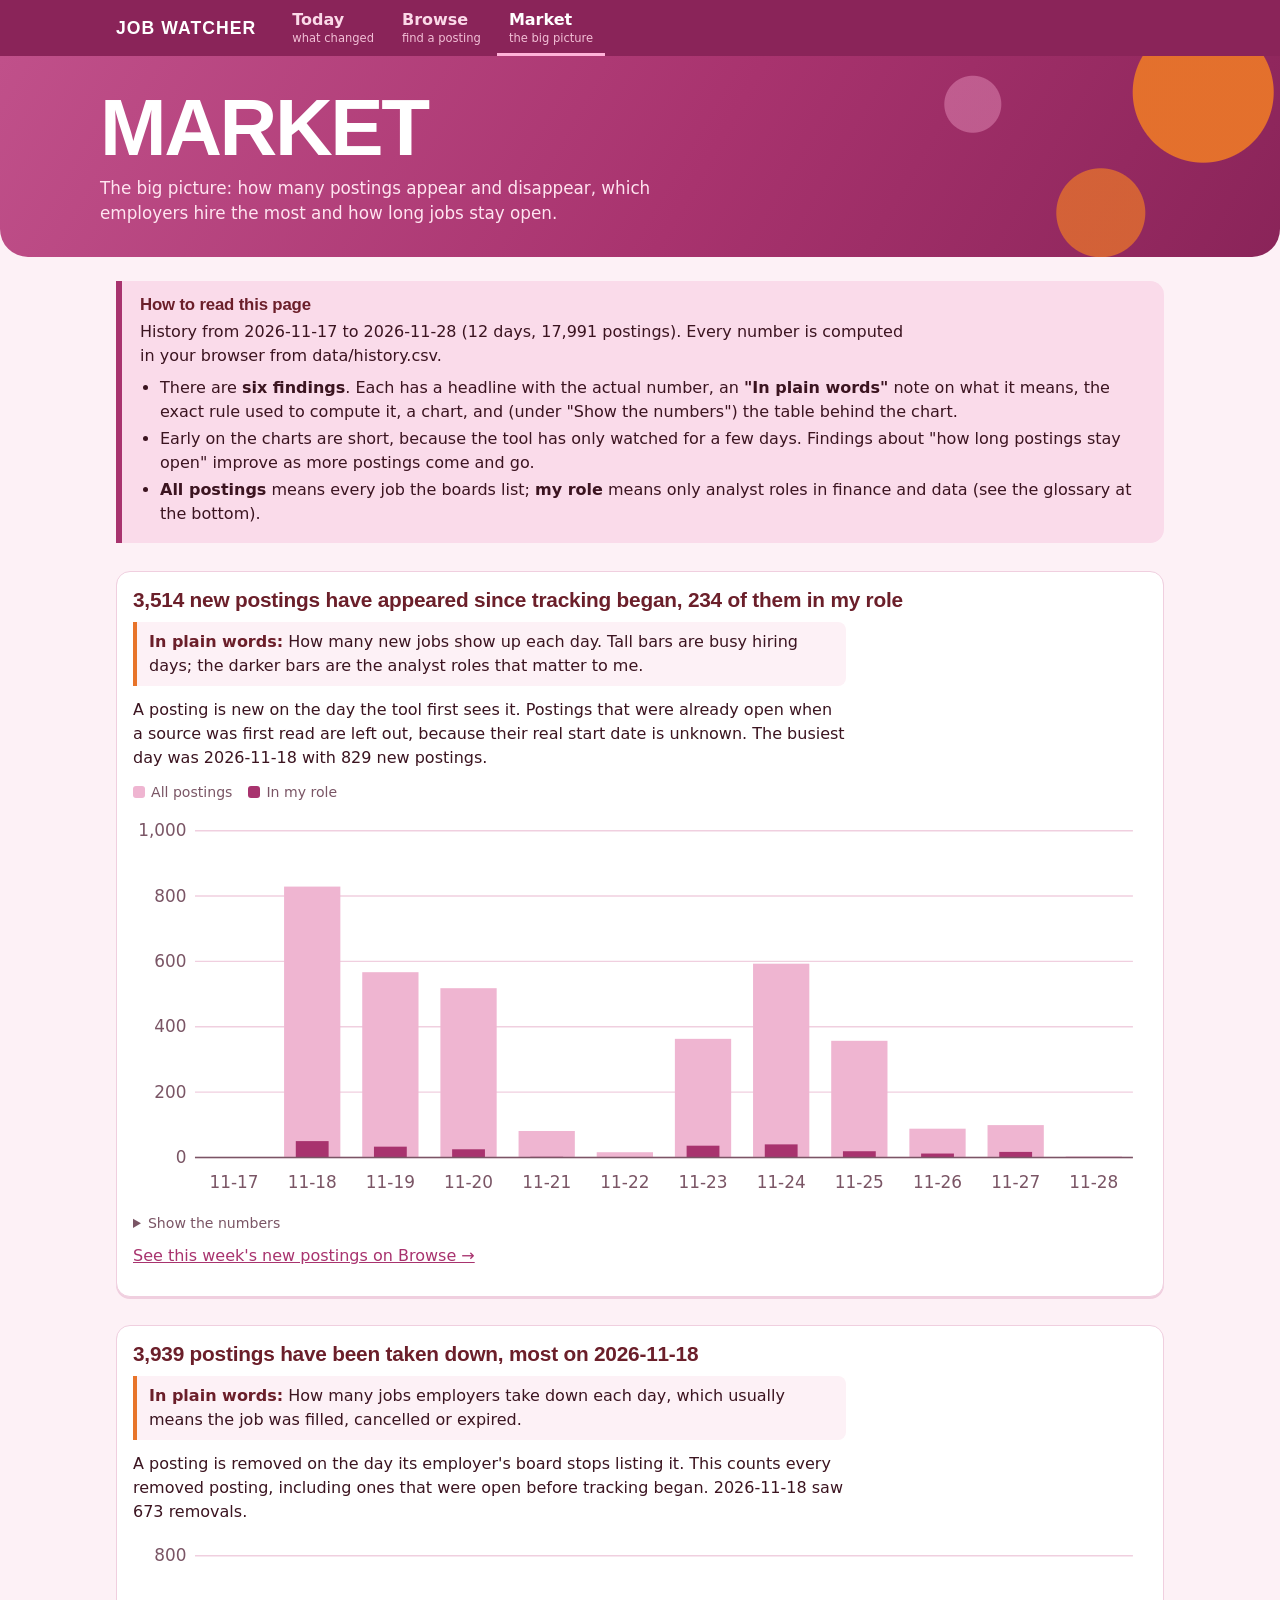
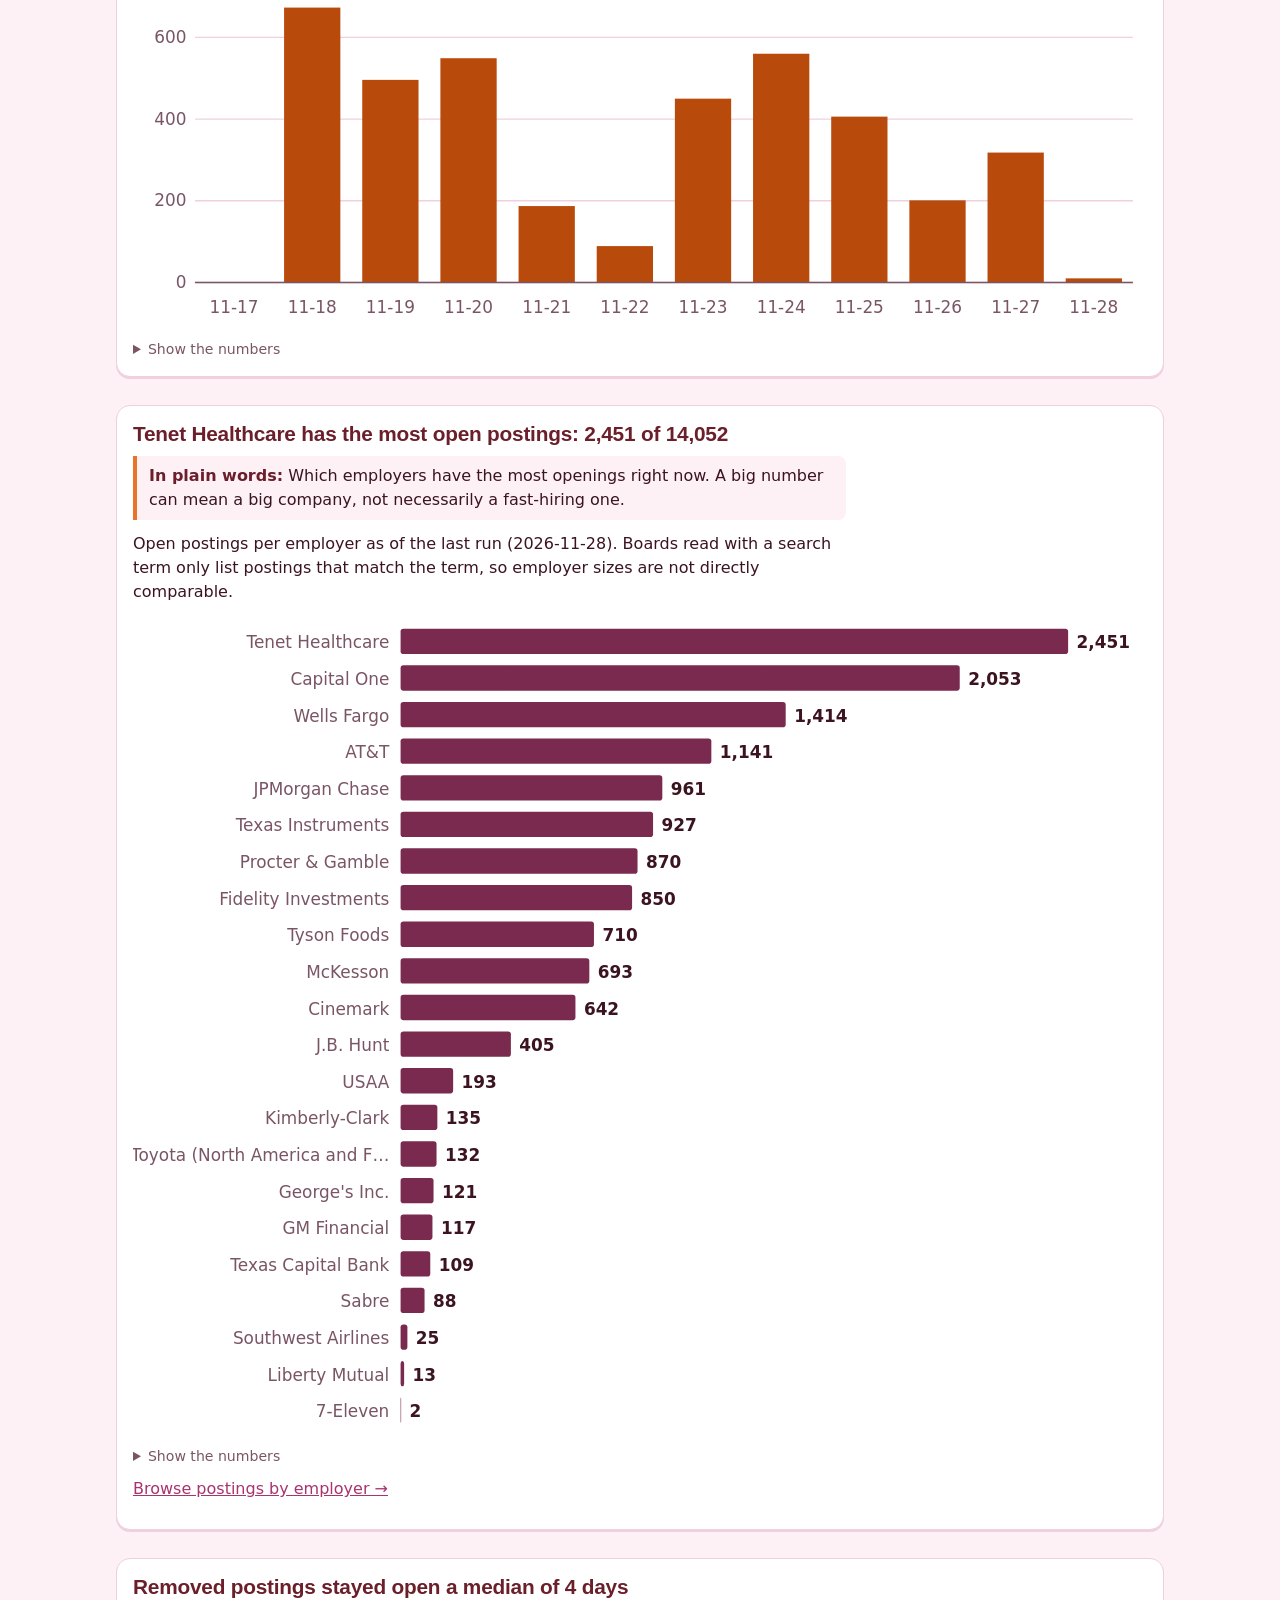
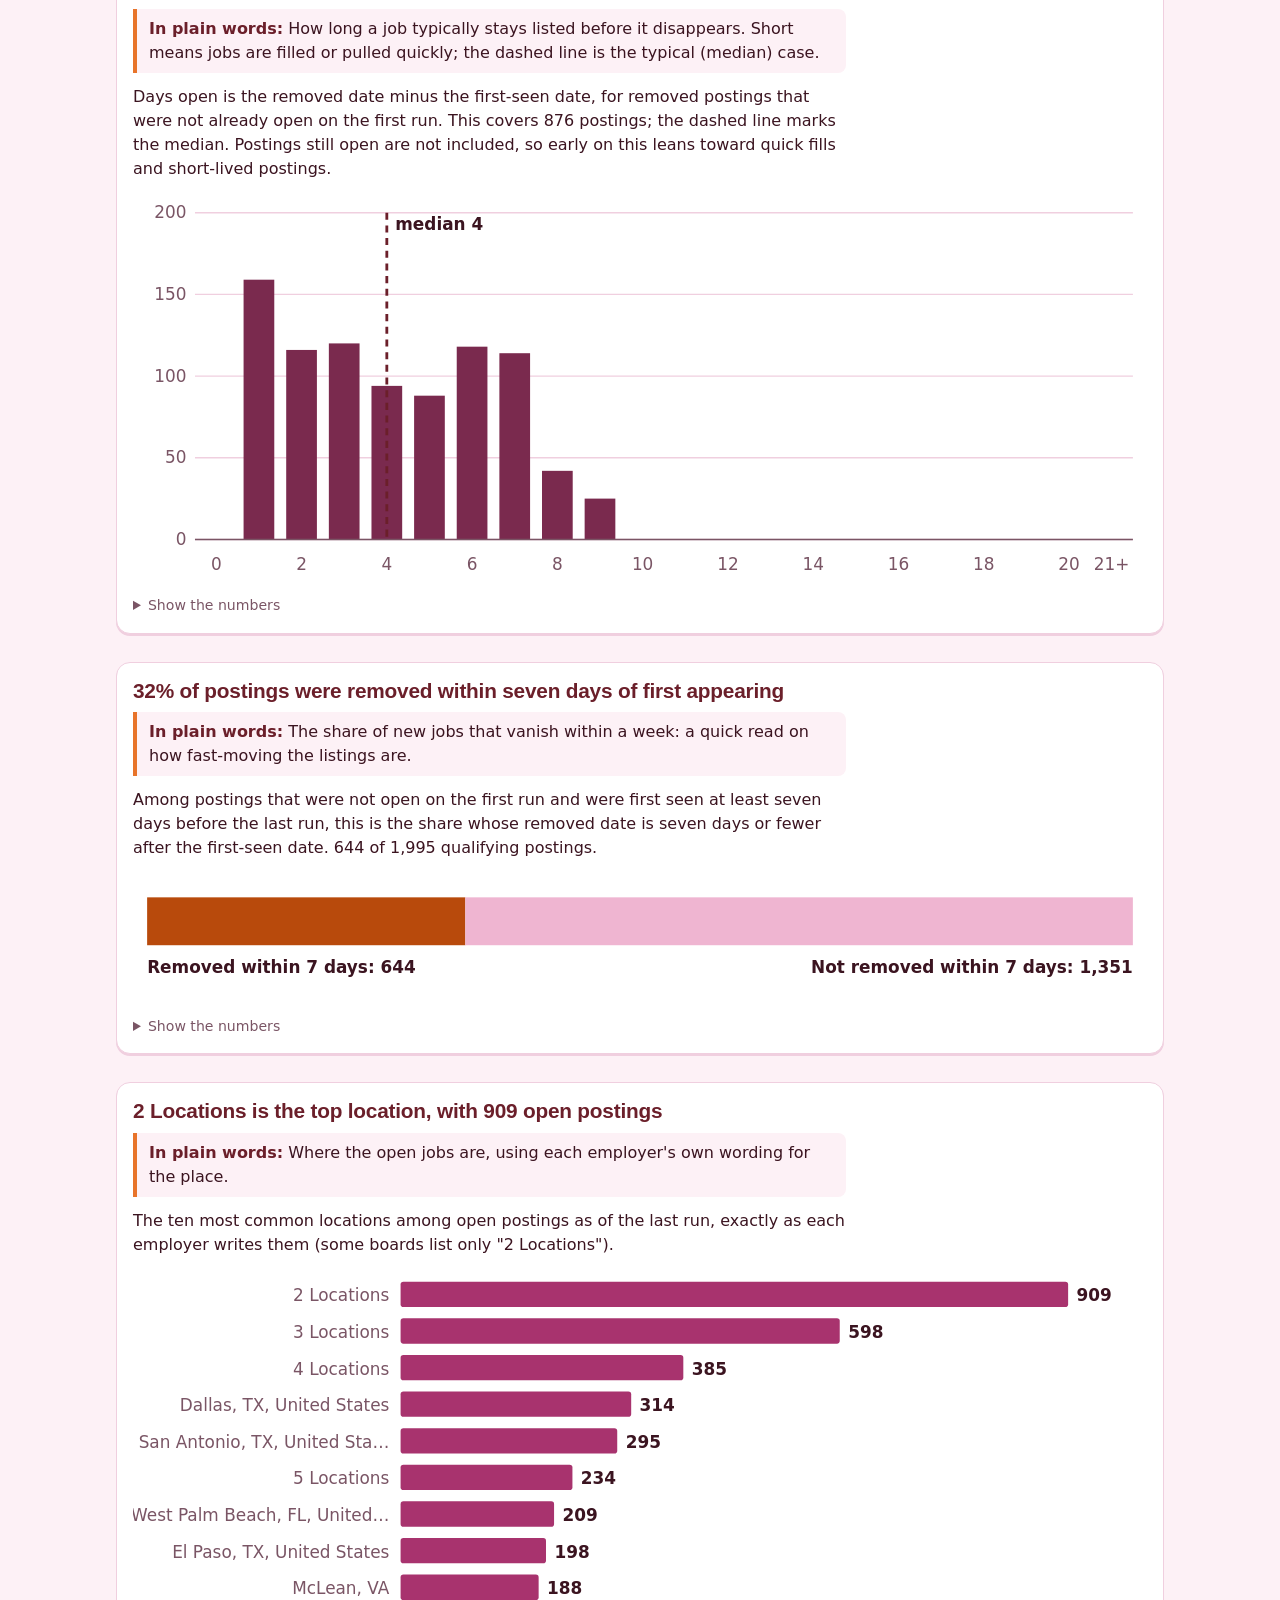
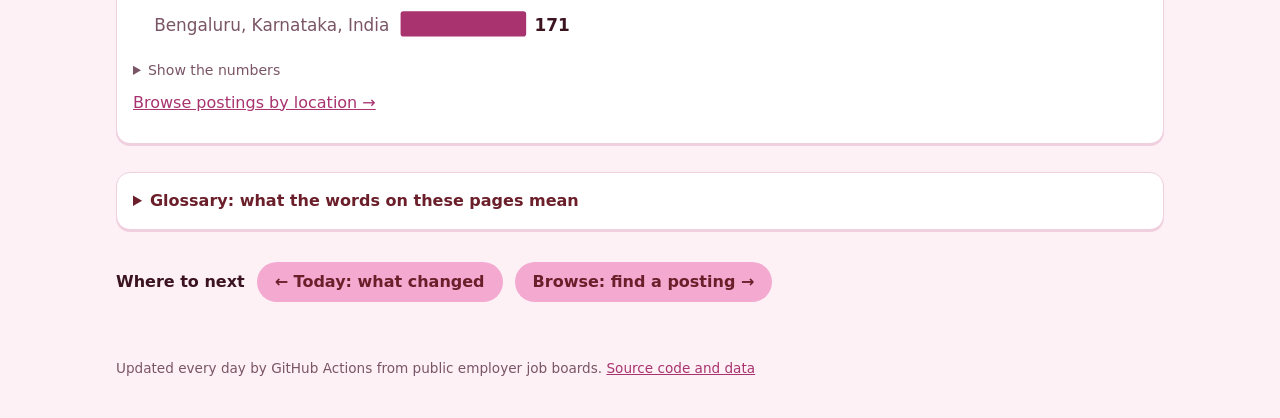
<file: market.html>
<!doctype html>
<html lang="en">
<head>
<meta charset="utf-8">
<meta name="viewport" content="width=device-width, initial-scale=1">
<title>Market · Job Watcher</title>
<meta name="description" content="What the history says: new and removed postings, days open, employers and locations.">
<meta name="theme-color" content="#8a2459">
<link rel="manifest" href="manifest.webmanifest">
<link rel="icon" href="assets/icons/icon-192.png">
<link rel="apple-touch-icon" href="assets/icons/apple-touch-icon.png">
<link rel="stylesheet" href="assets/style.css">
</head>
<body>
<header class="nav">
  <div class="nav-inner">
    <a class="brand" href="index.html">Job Watcher</a>
    <nav aria-label="Main">
      <ul>
        <li><a class="link" href="index.html">Today<small>what changed</small></a></li>
        <li><a class="link" href="browse.html">Browse<small>find a posting</small></a></li>
        <li><a class="link" href="market.html" aria-current="page">Market<small>the big picture</small></a></li>
      </ul>
    </nav>
  </div>
</header>
<div id="banner" class="banner" role="status" hidden></div>
<section class="hero"><div class="hero-inner"><h1>Market</h1>
<p class="sub">The big picture: how many postings appear and disappear, which employers hire the most and how long jobs stay open.</p></div></section>
<main id="content">
<div class="explain">
  <h2>How to read this page</h2>
  <p id="asof">Loading the history…</p>
  <ul>
    <li>There are <strong>six findings</strong>. Each has a headline with the actual number, an <strong>"In plain words"</strong> note on what it means, the exact rule used to compute it, a chart, and (under "Show the numbers") the table behind the chart.</li>
    <li>Early on the charts are short, because the tool has only watched for a few days. Findings about "how long postings stay open" improve as more postings come and go.</li>
    <li><strong>All postings</strong> means every job the boards list; <strong>my role</strong> means only analyst roles in finance and data (see the glossary at the bottom).</li>
  </ul>
</div>
<div id="sections"></div>

</main>
<footer>Updated every day by GitHub Actions from public employer job boards.
<a href="https://github.com/zoerowe1007/job_watcher">Source code and data</a></footer>
<script src="assets/common.js"></script>
<script src="assets/guide.js"></script>
<script src="assets/market-calc.js"></script>
<script src="assets/charts.js"></script>
<script>
(function () {
  var C = JWCharts;
  var MEAN = {
    1: 'How many new jobs show up each day. Tall bars are busy hiring days; the darker bars are the analyst roles that matter to me.',
    2: 'How many jobs employers take down each day, which usually means the job was filled, cancelled or expired.',
    3: 'Which employers have the most openings right now. A big number can mean a big company, not necessarily a fast-hiring one.',
    4: 'How long a job typically stays listed before it disappears. Short means jobs are filled or pulled quickly; the dashed line is the typical (median) case.',
    5: 'The share of new jobs that vanish within a week: a quick read on how fast-moving the listings are.',
    6: 'Where the open jobs are, using each employer\'s own wording for the place.'
  };
  var LINK = {
    1: '<a href="browse.html#scope=all&days=max:7">See this week\'s new postings on Browse →</a>',
    3: '<a href="browse.html#scope=all">Browse postings by employer →</a>',
    6: '<a href="browse.html#scope=all">Browse postings by location →</a>'
  };
  function sec(n, heading, text, legend, chart, table) {
    return '<section class="section card" aria-labelledby="h' + n + '"><h2 id="h' + n + '">' + heading + '</h2><p class="meaning"><strong>In plain words:</strong> ' + MEAN[n] + '</p><p>' + text + '</p>' +
      (legend || '') + chart + table + (LINK[n] ? '<p style="margin-top:10px">' + LINK[n] + '</p>' : '') + '</section>';
  }
  function sum(a) { return a.reduce(function (x, y) { return x + y; }, 0); }
  function legend(items) {
    return '<div class="legend">' + items.map(function (i) { return '<span><i style="background:var(' + i[1] + ')"></i>' + i[0] + '</span>'; }).join('') + '</div>';
  }
  function pct(x) { return Math.round(x * 100) + '%'; }
  function dayWord(n) { return n === 1 ? 'day' : 'days'; }

  JW.loadData().then(function (d) {
    var m = JWMarket.compute(d.history), out = [];
    if (!m.lastRun) { document.getElementById('sections').innerHTML = '<div class="card">The history is empty so far. Run the pipeline first.</div>'; return; }
    document.getElementById('asof').textContent = 'History from ' + m.firstDate + ' to ' + m.lastRun + ' (' + JW.plural(m.days.length, 'day') +
      ', ' + JW.fmt(d.history.length) + ' postings). Every number is computed in your browser from data/history.csv.';

    /* 1 new per day */
    var nA = sum(m.newAll), nR = sum(m.newRole), busiest = m.newAll.indexOf(Math.max.apply(null, m.newAll));
    out.push(sec(1,
      nA ? JW.fmt(nA) + ' new postings have appeared since tracking began, ' + JW.fmt(nR) + ' of them in my role'
         : 'No new postings yet: the first run is only the starting point',
      'A posting is new on the day the tool first sees it. Postings that were already open when a source was first read are left out, because their real start date is unknown. ' +
      (nA ? 'The busiest day was ' + m.days[busiest] + ' with ' + JW.fmt(m.newAll[busiest]) + ' new postings.' : 'New postings will show up here from the second day on.'),
      legend([['All postings', '--bar-all'], ['In my role', '--bar-role']]),
      C.columns({ labels: m.days, short: JW.shortDate, label: 'New postings per day, all and in my role',
        series: [{ name: 'All postings', values: m.newAll, cls: 'bar-all' }, { name: 'In my role', values: m.newRole, cls: 'bar-role' }] }),
      C.dataTable(['Day', 'All new', 'In my role'], m.days.map(function (x, i) { return [x, m.newAll[i], m.newRole[i]]; }))));

    /* 2 removed per day */
    var rem = sum(m.removed), peak = m.removed.indexOf(Math.max.apply(null, m.removed));
    out.push(sec(2,
      rem ? JW.fmt(rem) + ' postings have been taken down, most on ' + m.days[peak] : 'No postings have been removed yet',
      'A posting is removed on the day its employer\'s board stops listing it. This counts every removed posting, including ones that were open before tracking began. ' +
      (rem ? m.days[peak] + ' saw ' + JW.fmt(m.removed[peak]) + ' removals.' : 'Removals appear once a posting has disappeared from a board.'),
      '', C.columns({ labels: m.days, short: JW.shortDate, label: 'Removed postings per day',
        series: [{ name: 'Removed', values: m.removed, cls: 'bar-warn' }] }),
      C.dataTable(['Day', 'Removed'], m.days.map(function (x, i) { return [x, m.removed[i]]; }))));

    /* 3 open per employer */
    var top = m.openByEmployer[0];
    out.push(sec(3,
      top ? JW.esc(top[0]) + ' has the most open postings: ' + JW.fmt(top[1]) + ' of ' + JW.fmt(m.openCount) : 'No open postings',
      'Open postings per employer as of the last run (' + m.lastRun + '). Boards read with a search term only list postings that match the term, so employer sizes are not directly comparable.',
      '', C.bars({ rows: m.openByEmployer, label: 'Open postings per employer', cls: 'bar-neutral' }),
      C.dataTable(['Employer', 'Open postings'], m.openByEmployer)));

    /* 4 days open */
    var hist = [], maxBin = 21, i;
    for (i = 0; i <= maxBin; i++) hist.push(0);
    m.daysOpen.forEach(function (v) { hist[Math.min(v, maxBin)]++; });
    var labels = hist.map(function (_, k) { return k === maxBin ? maxBin + '+' : String(k); });
    var med = m.medianDaysOpen;
    out.push(sec(4,
      med == null ? 'Too early to measure how long postings stay open'
                  : 'Removed postings stayed open a median of ' + med + ' ' + dayWord(med),
      'Days open is the removed date minus the first-seen date, for removed postings that were not already open on the first run. ' +
      (med == null ? 'There are no such postings yet.' : 'This covers ' + JW.fmt(m.daysOpen.length) + ' postings; the dashed line marks the median. Postings still open are not included, so early on this leans toward quick fills and short-lived postings.'),
      '', C.columns({ labels: labels, label: 'Number of removed postings by days open', marker: med == null ? null : Math.min(Math.floor(med), maxBin),
        markerLabel: med == null ? '' : 'median ' + med,
        series: [{ name: 'Postings', values: hist, cls: 'bar-neutral' }] }),
      C.dataTable(['Days open', 'Removed postings'], labels.map(function (l, k) { return [l, hist[k]]; }).concat([['Median', med == null ? 'n/a' : med]]))));

    /* 5 share removed within 7 days */
    var s7 = m.share7;
    out.push(sec(5,
      s7.share == null ? 'Too early to say how many postings disappear within a week'
                       : pct(s7.share) + ' of postings were removed within seven days of first appearing',
      'Among postings that were not open on the first run and were first seen at least seven days before the last run, this is the share whose removed date is seven days or fewer after the first-seen date. ' +
      (s7.share == null ? 'No posting is old enough yet.' : JW.fmt(s7.num) + ' of ' + JW.fmt(s7.den) + ' qualifying postings.'),
      '', s7.den ? C.split({ label: 'Share of postings removed within seven days',
        a: { label: 'Removed within 7 days', value: s7.num, cls: 'bar-warn' }, b: { label: 'Not removed within 7 days', value: s7.den - s7.num, cls: 'bar-all' } }) : '',
      C.dataTable(['Measure', 'Value'], [['Qualifying postings', s7.den], ['Removed within 7 days', s7.num], ['Share', s7.share == null ? 'n/a' : pct(s7.share)]])));

    /* 6 top locations */
    var tl = m.topLocations[0];
    out.push(sec(6,
      tl ? JW.esc(tl[0]) + ' is the top location, with ' + JW.fmt(tl[1]) + ' open postings' : 'No open postings to place',
      'The ten most common locations among open postings as of the last run, exactly as each employer writes them (some boards list only "2 Locations").',
      '', C.bars({ rows: m.topLocations, label: 'Top locations among open postings', cls: 'bar-role' }),
      C.dataTable(['Location', 'Open postings'], m.topLocations)));

    document.getElementById('sections').innerHTML = out.join('') + '<div style="margin-top:28px">' + JW.guide.glossary() + '</div>' +
      JW.guide.next([['index.html', '← Today: what changed'], ['browse.html', 'Browse: find a posting →']]);
  }).catch(JW.showError);
})();
</script>
</body>
</html>
</file>
<file: assets/style.css>
/* Job Watcher: one set of fonts and colors for all three pages.
   Colorway: magenta wallpaper pink, orange florals, burgundy ink, blush button pink, white. */
:root {
  --bg: #fdf1f6;
  --card: #ffffff;
  --ink: #3b1420;
  --muted: #7a5565;
  --line: #f0cfdf;
  --brand: #a8336e;
  --brand-deep: #8a2459;
  --brand-ink: #ffffff;
  --accent: #a8336e;
  --accent-soft: #fadbea;
  --orange: #e8742a;
  --warn: #b84a0c;
  --warn-soft: #fde4d2;
  --burgundy: #6b1f2a;
  --btn: #f4a9d0;
  --btn-ink: #6b1f2a;
  --bar-all: #efb5d1;
  --bar-role: #a8336e;
  --bar-neutral: #7a2a4e;
  --star: #e8742a;
  --focus: #1b6ef3;
  --font-body: ui-sans-serif, system-ui, -apple-system, "Segoe UI", Roboto, "Helvetica Neue", Arial, sans-serif;
  --font-head: "Arial Black", "Helvetica Neue", "Segoe UI Black", Arial, sans-serif;
  --radius: 14px;
}
@media (prefers-color-scheme: dark) {
  :root {
    --bg: #25101c; --card: #351a29; --ink: #fbeaf2; --muted: #d2a9bd; --line: #55283f;
    --brand: #8a2459; --brand-deep: #6d1a45; --accent: #f4a9d0; --accent-soft: #55223d;
    --orange: #ff9b57; --warn: #ffa066; --warn-soft: #512a17; --burgundy: #fbd5e6;
    --btn: #f4a9d0; --btn-ink: #4a1220; --bar-all: #6b3a54; --bar-role: #f4a9d0; --bar-neutral: #e58bb8;
    --star: #ffb066; --focus: #8ab8ff;
  }
}
* { box-sizing: border-box; }
html { -webkit-text-size-adjust: 100%; }
body { margin: 0; background: var(--bg); color: var(--ink); font: 16px/1.5 var(--font-body); }
a { color: var(--accent); }
:focus-visible { outline: 3px solid var(--focus); outline-offset: 2px; }

/* navigation bar (identical on every page) */
.nav { background: var(--brand-deep); color: var(--brand-ink); position: sticky; top: 0; z-index: 10; }
.nav-inner { max-width: 1080px; margin: 0 auto; padding: 0 16px; display: flex; align-items: center; gap: 24px; min-height: 52px; flex-wrap: wrap; }
.brand { font-family: var(--font-head); font-size: 1.1rem; font-weight: 900; color: var(--brand-ink); text-decoration: none; letter-spacing: .06em; text-transform: uppercase; }
.nav ul { list-style: none; display: flex; gap: 4px; margin: 0; padding: 0; }
.nav a.link { color: #fbd9e8; text-decoration: none; padding: 14px 12px; display: block; border-bottom: 3px solid transparent; font-weight: 600; }
.nav a.link:hover { color: #fff; }
.nav a.link[aria-current="page"] { color: #fff; border-bottom-color: #ffb3d9; }

main { max-width: 1080px; margin: 0 auto; padding: 24px 16px 56px; }
h1, h2, h3 { font-family: var(--font-head); line-height: 1.15; color: var(--burgundy); font-weight: 900; }
h1 { font-size: clamp(2.6rem, 9vw, 5rem); margin: 0; text-transform: uppercase; letter-spacing: -0.03em; line-height: .95; color: #fff; }
h2 { font-size: 1.3rem; margin: 32px 0 10px; letter-spacing: -0.01em; }

/* hero band at the top of every page: magenta wall with orange flower shapes */
.hero { color: #fff; padding: 34px 16px 30px; border-radius: 0 0 28px 28px; position: relative; overflow: hidden;
  background:
    radial-gradient(circle at 94% 18%, rgba(232,116,42,.95) 0 70px, transparent 71px),
    radial-gradient(circle at 86% 78%, rgba(232,116,42,.75) 0 44px, transparent 45px),
    radial-gradient(circle at 76% 24%, rgba(255,179,217,.35) 0 28px, transparent 29px),
    linear-gradient(120deg, #c0508a 0%, #a8336e 55%, #8a2459 100%); }
.hero-inner { max-width: 1080px; margin: 0 auto; position: relative; }
.hero .sub { color: #ffe4f0; margin: 10px 0 0; font-size: 1.05rem; max-width: 60ch; }
.sub { color: var(--muted); margin: 0 0 20px; }
.banner { background: #ffe9d6; color: #6b2e00; border-bottom: 1px solid #f4c9a0; text-align: center; padding: 8px 16px; font-size: .92rem; }
@media (prefers-color-scheme: dark) { .banner { background: #4d2a12; color: #ffd9b8; border-color: #7a4420; } }

.card { background: var(--card); border: 1px solid var(--line); border-radius: var(--radius); padding: 16px; box-shadow: 0 2px 0 var(--line); }
.stats { display: grid; grid-template-columns: repeat(auto-fit, minmax(180px, 1fr)); gap: 12px; }
.stat .num { font-family: var(--font-head); font-size: 2.3rem; font-weight: 900; font-variant-numeric: tabular-nums; line-height: 1.1; }
.stat .label { color: var(--muted); font-size: .9rem; }
.stat.new .num { color: var(--accent); }
.stat.removed .num { color: var(--warn); }
.stat { border-top: 5px solid var(--btn); }
.stat.new { border-top-color: var(--accent); }
.stat.removed { border-top-color: var(--orange); }

table { border-collapse: collapse; width: 100%; font-size: .95rem; }
th, td { text-align: left; padding: 8px 10px; border-bottom: 1px solid var(--line); vertical-align: top; }
th { color: var(--muted); font-weight: 600; font-size: .85rem; text-transform: uppercase; letter-spacing: .04em; }
td.num, th.num { text-align: right; font-variant-numeric: tabular-nums; }
.pill { display: inline-block; padding: 1px 9px; border-radius: 99px; font-size: .8rem; font-weight: 700; }
.pill.ok { background: var(--accent-soft); color: var(--accent); }
.pill.bad { background: var(--warn-soft); color: var(--warn); }
.pill.role { background: var(--accent-soft); color: var(--accent); }
.err { color: var(--warn); font-size: .85rem; }

.posts { list-style: none; margin: 0; padding: 0; }
.posts li { padding: 10px 0; border-bottom: 1px solid var(--line); display: flex; gap: 12px; align-items: flex-start; }
.posts li:last-child { border-bottom: 0; }
.posts .main { flex: 1; min-width: 0; }
.posts .title { font-weight: 650; }
.posts .meta { color: var(--muted); font-size: .88rem; }
.empty { color: var(--muted); font-style: italic; padding: 8px 0; }
button, select, input[type="search"], input[type="text"] { font: inherit; color: var(--ink); }
button.btn, a.btn { background: var(--btn); color: var(--btn-ink); border: 0; border-radius: 99px; padding: 8px 18px; font-weight: 800; text-decoration: none; cursor: pointer; display: inline-block; }
button.btn.ghost { background: transparent; color: var(--accent); border: 2px solid var(--btn); }
.star { background: none; border: 0; font-size: 1.5rem; line-height: 1; cursor: pointer; color: var(--muted); padding: 2px 4px; }
.star[aria-pressed="true"] { color: var(--star); }

/* browse controls */
.controls { display: grid; grid-template-columns: repeat(auto-fit, minmax(190px, 1fr)); gap: 12px; align-items: end; margin-bottom: 14px; }
.controls label { display: block; font-size: .82rem; color: var(--muted); font-weight: 600; margin-bottom: 3px; }
.controls select, .controls input { width: 100%; padding: 8px 10px; border: 2px solid var(--line); border-radius: 10px; background: var(--card); }
.switch { display: inline-flex; border: 2px solid var(--btn); border-radius: 99px; overflow: hidden; }
.switch button { white-space: nowrap; border: 0; background: transparent; color: var(--accent); padding: 8px 14px; font-weight: 650; cursor: pointer; }
.switch button[aria-pressed="true"] { background: var(--btn); color: var(--btn-ink); }
.resultbar { display: flex; justify-content: space-between; align-items: center; gap: 12px; margin: 8px 0; color: var(--muted); flex-wrap: wrap; }

/* market */
.section { margin-top: 28px; }
.section h2 { margin-top: 0; }
.section p { margin: 0 0 12px; max-width: 70ch; }
.chart { width: 100%; height: auto; display: block; }
.chart text { fill: var(--muted); font: 12px var(--font-body); }
.chart .grid { stroke: var(--line); stroke-width: 1; }
.chart .axis { stroke: var(--muted); stroke-width: 1; }
.chart .bar-all { fill: var(--bar-all); }
.chart .bar-role { fill: var(--bar-role); }
.chart .bar-warn { fill: var(--warn); }
.chart .bar-neutral { fill: var(--bar-neutral); }
.chart .vlabel { fill: var(--ink); font-weight: 600; }
.chart .median { stroke: var(--burgundy); stroke-width: 2; stroke-dasharray: 5 4; }
.chart .hl { font-weight: 600; fill: var(--ink); }
.legend { display: flex; gap: 16px; font-size: .88rem; color: var(--muted); margin: 4px 0 8px; flex-wrap: wrap; }
.legend i { display: inline-block; width: 12px; height: 12px; border-radius: 3px; margin-right: 6px; vertical-align: -1px; }
details.data { margin-top: 8px; font-size: .88rem; color: var(--muted); }
details.data table { max-width: 520px; }
footer { max-width: 1080px; margin: 0 auto; padding: 0 16px 40px; color: var(--muted); font-size: .85rem; }
.visually-hidden { position: absolute; width: 1px; height: 1px; overflow: hidden; clip: rect(0 0 0 0); white-space: nowrap; }
@media (max-width: 560px) { .nav-inner { gap: 8px; } }

/* guide pieces: explanations, data flow, source cards, glossary */
.nav a.link small { display: block; font-weight: 400; font-size: .72rem; color: #f2bfd6; margin-top: -2px; }
.nav a.link { padding: 8px 12px 6px; }
@media (max-width: 560px) { .nav a.link small { display: none; } .nav a.link { padding: 14px 10px; } }
.explain { background: var(--accent-soft); border-left: 6px solid var(--accent); border-radius: 0 var(--radius) var(--radius) 0; padding: 14px 18px; margin: 0 0 22px; color: var(--ink); }
.explain h2 { margin: 0 0 6px; font-size: 1.05rem; }
.explain p { margin: 0 0 8px; max-width: 75ch; }
.explain ul { margin: 6px 0 0; padding-left: 20px; }
.explain li { margin: 3px 0; }
.summary { font-size: 1.12rem; line-height: 1.55; border-left: 6px solid var(--orange); }
.summary b { font-weight: 800; }
.flow { list-style: none; padding: 0; margin: 0 0 8px; display: grid; grid-template-columns: repeat(auto-fit, minmax(210px, 1fr)); gap: 14px; counter-reset: none; }
.flow .step { position: relative; background: var(--card); border: 1px solid var(--line); border-radius: var(--radius); padding: 14px 14px 14px 52px; display: flex; flex-direction: column; gap: 4px; font-size: .92rem; }
.flow .step strong { font-family: var(--font-head); color: var(--burgundy); }
.flow .step .n { position: absolute; left: 12px; top: 12px; width: 28px; height: 28px; border-radius: 50%; background: var(--accent); color: #fff; font-weight: 800; display: grid; place-items: center; }
.flow .step.here { border: 2px solid var(--accent); }
.flow .step:not(:last-child)::after { content: "→"; position: absolute; right: -13px; top: 14px; color: var(--accent); font-weight: 800; font-size: 1.2rem; background: var(--bg); line-height: 1; z-index: 1; }
@media (max-width: 700px) { .flow .step:not(:last-child)::after { content: "↓"; right: auto; left: 18px; top: auto; bottom: -15px; } }
.flow code, .explain code { background: var(--bg); border-radius: 4px; padding: 0 4px; font-size: .88em; }
.stat .hint { color: var(--muted); font-size: .8rem; margin-top: 4px; line-height: 1.3; }
.sourcecards { display: grid; grid-template-columns: repeat(auto-fit, minmax(290px, 1fr)); gap: 14px; }
.sourcecard h3 { margin: 0 0 4px; font-size: 1.1rem; display: flex; gap: 8px; align-items: center; flex-wrap: wrap; }
.sourcecard p { margin: 4px 0; font-size: .92rem; }
.sourcecard .links { margin-top: 10px; display: flex; gap: 14px; flex-wrap: wrap; font-weight: 700; font-size: .92rem; }
.sourcecard .measured { background: var(--bg); border-radius: 8px; padding: 6px 10px; }
tr.group td { background: var(--accent-soft); color: var(--ink); font-size: .9rem; border-bottom: 2px solid var(--accent); }
tr.group td small { color: var(--muted); }
th.grouphead { text-align: center; border-bottom: 2px solid var(--accent); color: var(--accent); background: var(--accent-soft); font-size: .8rem; }
th[title], td[title], abbr[title] { cursor: help; }
td a.item, .moves a.item { color: inherit; font-weight: 650; text-decoration: underline dotted; text-underline-offset: 3px; }
td a.item:hover { color: var(--accent); }
.glossary summary { cursor: pointer; font-weight: 800; color: var(--burgundy); }
.glossary dl { margin: 12px 0 0; display: grid; grid-template-columns: minmax(130px, 220px) 1fr; gap: 8px 16px; }
.glossary dt { font-weight: 800; }
.glossary dd { margin: 0; color: var(--ink); }
@media (max-width: 600px) { .glossary dl { grid-template-columns: 1fr; } .glossary dd { margin-bottom: 8px; } }
.next { display: flex; gap: 12px; align-items: center; flex-wrap: wrap; margin-top: 32px; }
.next a.btn { text-decoration: none; }
.meaning { background: var(--bg); border-left: 4px solid var(--orange); border-radius: 0 8px 8px 0; padding: 8px 12px; margin: 10px 0; max-width: 70ch; }
.meaning strong { color: var(--burgundy); }
.colguide table { font-size: .88rem; }
.colguide summary { cursor: pointer; font-weight: 800; color: var(--burgundy); }
.pill.band { background: var(--bg); color: var(--muted); font-weight: 600; margin-top: 2px; }
.keyrow { display: flex; gap: 18px; flex-wrap: wrap; font-size: .88rem; color: var(--muted); margin: 0 0 10px; }
.keyrow span::before { content: ""; display: inline-block; width: 10px; height: 10px; border-radius: 50%; margin-right: 6px; }
.keyrow .k-up::before { background: var(--accent); } .keyrow .k-down::before { background: var(--warn); }
</file>
